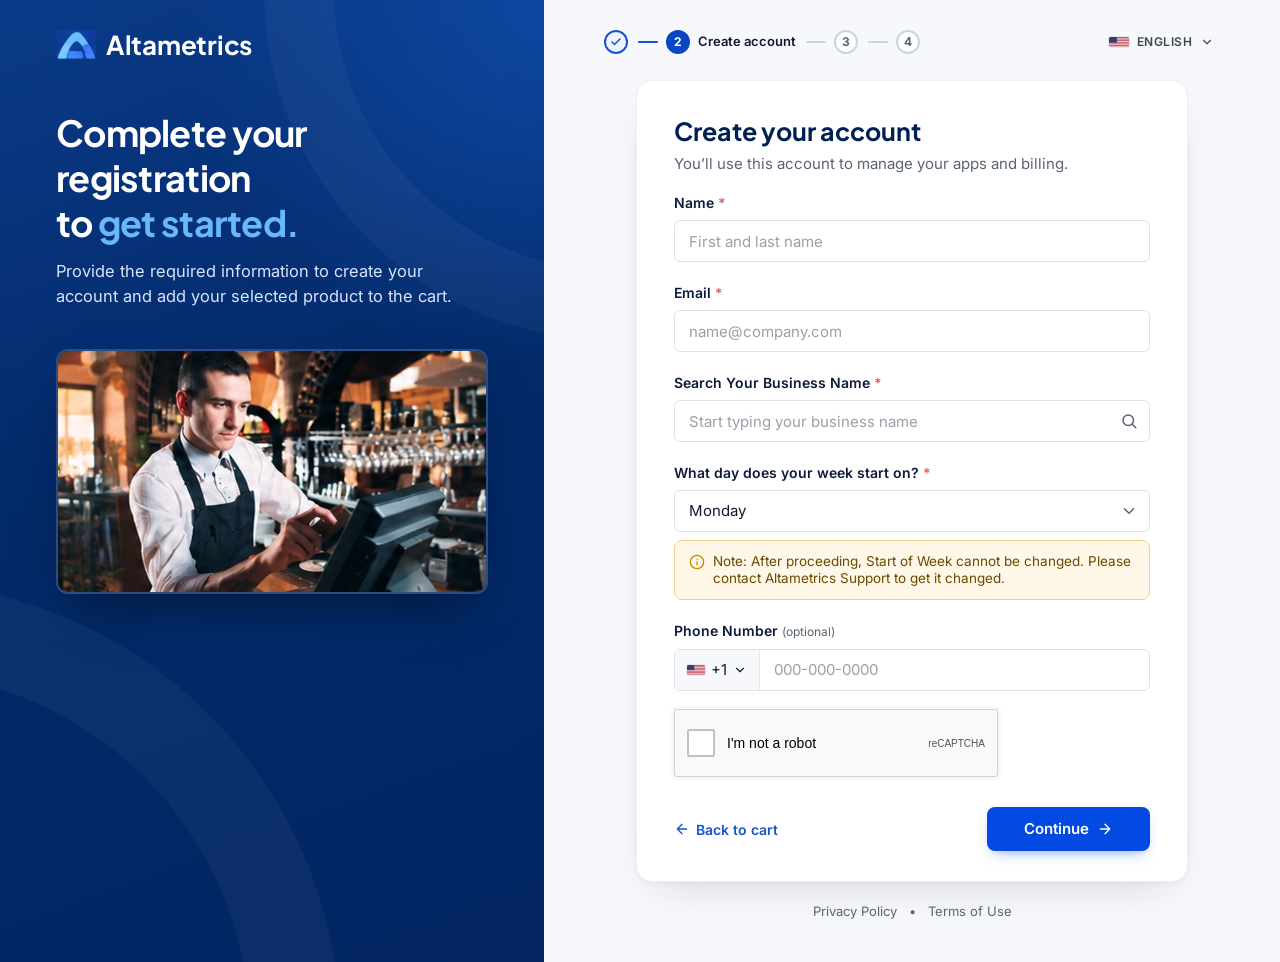
<file: registration.html>
<!DOCTYPE html>
<html lang="en">
<head>
  <meta charset="utf-8">
  <meta name="viewport" content="width=device-width, initial-scale=1">
  <title>Create your account | Altametrics</title>
  <meta name="description" content="Create your Altametrics account to complete your purchase.">
  <meta name="theme-color" content="#0b1d3a">
  <link rel="preconnect" href="https://fonts.googleapis.com">
  <link rel="preconnect" href="https://fonts.gstatic.com" crossorigin>
  <link rel="stylesheet" href="https://fonts.googleapis.com/css2?family=Inter:wght@400;500;600;700&family=Plus+Jakarta+Sans:wght@500;600;700;800&display=swap">
  <link rel="preconnect" href="https://altametrics.com">
  <link rel="preconnect" href="https://agcdn.altametrics.com">
  <link rel="stylesheet" href="assets/css/style.css">
  <script src="assets/js/app.js" defer></script>
</head>
<body class="page-auth" data-page="registration">
  <main class="auth-layout">

    <!-- Brand panel (tablet & desktop) -->
    <section class="auth-brand auth-brand--v7" aria-labelledby="auth-title">
      <div class="auth-brand__shapes" aria-hidden="true"></div>
      <div class="auth-brand__top">
        <a class="brand-lockup" href="index.html" aria-label="Altametrics home">
          <!-- Logo mark: swap for the official SVG when available -->
          <img class="brand-lockup__mark" src="assets/img/altametrics-mark.png" alt="" width="45" height="34">
          <span class="brand-lockup__name">Altametrics</span>
        </a>
      </div>
      <div class="auth-brand__content">
        <h1 class="auth-brand__title" id="auth-title"><span class="auth-brand__line">Complete your registration</span> to <span class="auth-brand__accent">get started.</span></h1>
        <p class="auth-brand__text">Provide the required information to create your account and add your selected product to the cart.</p>
        <div class="auth-order" id="auth-order" hidden>
          <p class="auth-order__label">Your order</p>
          <ul class="auth-order__items" id="auth-order-items"></ul>
          <div class="auth-order__total"><span>Due today</span><span id="auth-order-total">$0.00</span></div>
        </div>
        <figure class="auth-photo" data-media data-label="Restaurant team member at the POS">
          <!-- ASSET: cropped from the design mockup; replace with the high-resolution original -->
          <img src="assets/img/registration-staff.jpg" alt="Restaurant team member entering an order at a point-of-sale terminal" width="436" height="241" decoding="async">
        </figure>
      </div>
    </section>

    <section class="auth-panel">
      <div class="auth-topbar">
        <span class="auth-mobile-brand"><a class="wordmark" href="index.html" aria-label="Altametrics home"><span class="wordmark__text">Altametrics</span></a></span>
        <ol class="stepper" aria-label="Checkout progress"><li class="stepper__item" data-step="1" data-state="done"><span class="stepper__dot" aria-hidden="true"><span class="stepper__num">1</span><svg class="" viewBox="0 0 24 24" fill="none" stroke="currentColor" stroke-width="3" stroke-linecap="round" stroke-linejoin="round" aria-hidden="true"><path d="M20 6 9 17l-5-5"/></svg></span><a class="stepper__label" href="products.html">Choose apps</a><span class="sr-only"> (completed)</span></li><li class="stepper__item" data-step="2" data-state="current" aria-current="step"><span class="stepper__dot" aria-hidden="true"><span class="stepper__num">2</span><svg class="" viewBox="0 0 24 24" fill="none" stroke="currentColor" stroke-width="3" stroke-linecap="round" stroke-linejoin="round" aria-hidden="true"><path d="M20 6 9 17l-5-5"/></svg></span><span class="stepper__label">Create account</span><span class="sr-only"> (current step)</span></li><li class="stepper__item" data-step="3" data-state="upcoming"><span class="stepper__dot" aria-hidden="true"><span class="stepper__num">3</span><svg class="" viewBox="0 0 24 24" fill="none" stroke="currentColor" stroke-width="3" stroke-linecap="round" stroke-linejoin="round" aria-hidden="true"><path d="M20 6 9 17l-5-5"/></svg></span><span class="stepper__label">Verify email</span><span class="sr-only"></span></li><li class="stepper__item" data-step="4" data-state="upcoming"><span class="stepper__dot" aria-hidden="true"><span class="stepper__num">4</span><svg class="" viewBox="0 0 24 24" fill="none" stroke="currentColor" stroke-width="3" stroke-linecap="round" stroke-linejoin="round" aria-hidden="true"><path d="M20 6 9 17l-5-5"/></svg></span><span class="stepper__label">Payment</span><span class="sr-only"></span></li></ol>
        <div class="lang-select">
          <!-- TODO: language menu -->
          <button type="button" class="lang-select__btn" aria-label="Language: English"><svg class="flag" viewBox="0 0 38 20" aria-hidden="true"><rect width="38" height="20" fill="#b22234"/><path d="M0 2.31h38M0 5.38h38M0 8.46h38M0 11.54h38M0 14.62h38M0 17.69h38" stroke="#fff" stroke-width="1.54"/><rect width="15.2" height="10.77" fill="#3c3b6e"/></svg><span class="lang-select__label">English</span><svg class="icon icon--xs" viewBox="0 0 24 24" fill="none" stroke="currentColor" stroke-width="2" stroke-linecap="round" stroke-linejoin="round" aria-hidden="true"><path d="m6 9 6 6 6-6"/></svg></button>
        </div>
      </div>

      <div class="auth-panel__body">
        <h1 class="sr-only auth-mobile-title">Complete your registration to get started.</h1>
        <div class="auth-card">

          <!-- Step: account details -->
          <form id="details-form" novalidate>
            <h2 class="auth-card__title">Create your account</h2>
            <p class="auth-card__text">You&rsquo;ll use this account to manage your apps and billing.</p>

          <div class="field">
            <label class="field__label" for="reg-name">Name <span class="field__req" aria-hidden="true">*</span></label>
            <input class="input" id="reg-name" name="name" type="text" placeholder="First and last name" autocomplete="name" required aria-describedby="reg-name-error">
            <p class="field__error" id="reg-name-error" hidden></p>
          </div>

          <div class="field">
            <label class="field__label" for="reg-email">Email <span class="field__req" aria-hidden="true">*</span></label>
            <input class="input" id="reg-email" name="email" type="email" placeholder="name@company.com" autocomplete="email" required aria-describedby="reg-email-error">
            <p class="field__error" id="reg-email-error" hidden></p>
          </div>

          <div class="field">
            <label class="field__label" for="reg-business">Search Your Business Name <span class="field__req" aria-hidden="true">*</span></label>
            <div class="select-wrap"><input class="input input--icon-right" id="reg-business" name="business" type="text" placeholder="Start typing your business name" autocomplete="organization" required aria-describedby="reg-business-error"><!-- TODO: business lookup / autocomplete --><svg class="select-wrap__icon" viewBox="0 0 24 24" fill="none" stroke="currentColor" stroke-width="2" stroke-linecap="round" stroke-linejoin="round" aria-hidden="true"><circle cx="11" cy="11" r="7"/><path d="m21 21-4.3-4.3"/></svg></div>
            <p class="field__error" id="reg-business-error" hidden></p>
          </div>
            <div class="field">
              <label class="field__label" for="reg-week-start">What day does your week start on? <span class="field__req" aria-hidden="true">*</span></label>
              <div class="select-wrap">
                <select class="select" id="reg-week-start" name="week_start" required aria-describedby="week-start-note reg-week-start-error">
                  <option>Monday</option><option>Tuesday</option><option>Wednesday</option><option>Thursday</option><option>Friday</option><option>Saturday</option><option>Sunday</option>
                </select><svg class="select-wrap__icon" viewBox="0 0 24 24" fill="none" stroke="currentColor" stroke-width="2" stroke-linecap="round" stroke-linejoin="round" aria-hidden="true"><path d="m6 9 6 6 6-6"/></svg>
              </div>
              <p class="reg-note" id="week-start-note"><svg class="icon icon--sm" viewBox="0 0 24 24" fill="none" stroke="currentColor" stroke-width="2" stroke-linecap="round" stroke-linejoin="round" aria-hidden="true"><circle cx="12" cy="12" r="10"/><path d="M12 16v-4M12 8h.01"/></svg><span>Note: After proceeding, Start of Week cannot be changed. Please contact Altametrics Support to get it changed.</span></p>
              <p class="field__error" id="reg-week-start-error" hidden></p>
            </div>
            <div class="field">
              <label class="field__label" for="reg-phone">Phone Number <span class="field__opt">(optional)</span></label>
              <div class="phone-group">
                <!-- TODO: country code picker -->
                <button type="button" class="phone-group__code" aria-label="Country code: United States, +1"><svg class="flag" viewBox="0 0 38 20" aria-hidden="true"><rect width="38" height="20" fill="#b22234"/><path d="M0 2.31h38M0 5.38h38M0 8.46h38M0 11.54h38M0 14.62h38M0 17.69h38" stroke="#fff" stroke-width="1.54"/><rect width="15.2" height="10.77" fill="#3c3b6e"/></svg><span>+1</span><svg class="icon icon--xs" viewBox="0 0 24 24" fill="none" stroke="currentColor" stroke-width="2" stroke-linecap="round" stroke-linejoin="round" aria-hidden="true"><path d="m6 9 6 6 6-6"/></svg></button>
                <input class="phone-group__input" id="reg-phone" name="phone" type="tel" placeholder="000-000-0000" autocomplete="tel-national">
              </div>
            </div>

            <!-- PLACEHOLDER: replace with the Google reCAPTCHA widget (304 x 78) -->
            <div class="captcha-ph">
              <label class="captcha-ph__check"><input type="checkbox" name="captcha"><span>I'm not a robot</span></label>
              <span class="captcha-ph__brand">reCAPTCHA</span>
            </div>

            <div class="auth-actions">
              <a class="auth-back" href="products.html"><svg class="icon icon--sm" viewBox="0 0 24 24" fill="none" stroke="currentColor" stroke-width="2" stroke-linecap="round" stroke-linejoin="round" aria-hidden="true"><path d="M19 12H5M12 19l-7-7 7-7"/></svg>Back to cart</a>
              <button type="submit" class="btn btn--primary auth-continue">Continue <svg class="icon icon--sm" viewBox="0 0 24 24" fill="none" stroke="currentColor" stroke-width="2" stroke-linecap="round" stroke-linejoin="round" aria-hidden="true"><path d="M5 12h14M12 5l7 7-7 7"/></svg></button>
            </div>
          </form>

          <!-- Step: verify email -->
          <form id="verify-form" novalidate hidden>
            <h2 class="auth-card__title" id="verify-title">Verify Your Account</h2>
            <p class="auth-card__text" id="verify-text">Please enter the 6-digit code sent to <strong id="verify-email">your email address</strong> to continue.</p>
            <fieldset class="otp-inputs" aria-labelledby="verify-title" aria-describedby="verify-text verify-message">
              <input class="otp-input" type="text" inputmode="numeric" maxlength="1" placeholder=" " autocomplete="one-time-code" aria-label="Digit 1 of 6">
              <input class="otp-input" type="text" inputmode="numeric" maxlength="1" placeholder=" " aria-label="Digit 2 of 6">
              <input class="otp-input" type="text" inputmode="numeric" maxlength="1" placeholder=" " aria-label="Digit 3 of 6">
              <input class="otp-input" type="text" inputmode="numeric" maxlength="1" placeholder=" " aria-label="Digit 4 of 6">
              <input class="otp-input" type="text" inputmode="numeric" maxlength="1" placeholder=" " aria-label="Digit 5 of 6">
              <input class="otp-input" type="text" inputmode="numeric" maxlength="1" placeholder=" " aria-label="Digit 6 of 6">
            </fieldset>
            <p class="form-message" id="verify-message" role="status" hidden></p>
            <p class="resend">Didn&rsquo;t get a code? <button type="button" class="resend__btn" id="resend-code">Resend Code</button></p>
            <div class="auth-actions">
              <a class="auth-back" href="products.html"><svg class="icon icon--sm" viewBox="0 0 24 24" fill="none" stroke="currentColor" stroke-width="2" stroke-linecap="round" stroke-linejoin="round" aria-hidden="true"><path d="M19 12H5M12 19l-7-7 7-7"/></svg>Back to cart</a>
              <button type="submit" class="btn btn--primary">Verify</button>
            </div>
          </form>
        </div>

        <nav class="auth-legal" aria-label="Legal">
          <a href="https://altametrics.com/legal/privacy-policy/">Privacy Policy</a><span aria-hidden="true">&bull;</span><a href="https://altametrics.com/legal/terms-of-use/">Terms of Use</a>
        </nav>
      </div>
    </section>
  </main>
</body>
</html>
</file>
<file: assets/css/style.css>
/* ==========================================================================
   ZipSchedules × Altametrics — purchase flow stylesheet (v2)
   Pages: index → products → registration → checkout → manage
   One blue (#00457f, the Altametrics app-bar blue), one accent (amber),
   green reserved for the final payment action and success states.
   ========================================================================== */

/* 1. Tokens ---------------------------------------------------------------- */
:root {
  --font-body: 'Inter', system-ui, -apple-system, 'Segoe UI', Roboto, Arial, sans-serif;
  --font-head: 'Plus Jakarta Sans', 'Inter', system-ui, -apple-system, 'Segoe UI', Arial, sans-serif;

  /* Brand */
  --primary: #00457f;
  --primary-600: #005da7;
  --primary-container: #2976c7;
  --primary-50: #eef4fb;
  --primary-100: #d9e7f7;
  --primary-fixed: #d3e3ff;
  --primary-fixed-dim: #a3c9ff;
  --on-primary: #ffffff;
  --on-primary-container: #bcd6ff;
  --amber: #feae2c;
  --amber-50: #fff6e6;
  --amber-ink: #7a4f00;
  --secondary-container: #feae2c;

  /* Neutrals */
  --ink: #0f1b2d;
  --on-surface: #1b1c1b;
  --on-surface-variant: #414751;
  --muted: #5b6472;
  --text-muted: #6b7280;
  --placeholder: #9aa0a8;
  --line: #e2e8f0;
  --line-strong: #cbd5e1;
  --border-subtle: #e2e8f0;
  --outline-variant: #c1c7d3;
  --bg: #f8fafc;
  --surface: #fbf9f8;
  --surface-background: #f8fafc;
  --surface-lowest: #ffffff;
  --surface-low: #f5f3f2;
  --surface-container: #efedec;
  --surface-dark: #1b1c1c;
  --surface-dark-card: #2a2b2b;
  --gray-100: #f3f4f6;
  --gray-300: #d1d5db;

  /* Status */
  --success: #1f9d55;
  --success-hover: #18834a;
  --success-50: #e8f6ee;
  --error: #ba1a1a;
  --error-50: #fdeeee;
  --status-error: #eb5757;

  /* Shape & depth */
  --radius-sm: 4px;
  --radius-md: 6px;
  --radius-lg: 8px;
  --radius-xl: 12px;
  --radius-2xl: 16px;
  --radius-3xl: 24px;
  --radius-full: 9999px;
  --shadow-sm: 0 1px 2px 0 rgb(15 27 45 / 0.05);
  --shadow-md: 0 4px 12px -2px rgb(15 27 45 / 0.08), 0 2px 4px -2px rgb(15 27 45 / 0.06);
  --shadow-lg: 0 10px 24px -6px rgb(15 27 45 / 0.12), 0 4px 8px -4px rgb(15 27 45 / 0.08);
  --shadow-xl: 0 20px 32px -8px rgb(15 27 45 / 0.16);
  --shadow-2xl: 0 28px 56px -12px rgb(15 27 45 / 0.28);
  --focus-ring: 0 0 0 3px rgb(0 93 167 / 0.22);

  --container: 1280px;
  --header-h: 68px;
}

/* 2. Base ------------------------------------------------------------------ */
*, *::before, *::after { box-sizing: border-box; }
html { -webkit-text-size-adjust: 100%; scroll-behavior: smooth; }
body {
  margin: 0; font-family: var(--font-body); font-size: 16px; line-height: 1.5; color: var(--on-surface);
  -webkit-font-smoothing: antialiased; -moz-osx-font-smoothing: grayscale;
}
h1, h2, h3, h4, p, ul, ol, figure, blockquote, dl, dd, fieldset { margin: 0; }
ul, ol { padding: 0; list-style: none; }
fieldset { padding: 0; border: 0; min-width: 0; }
img, svg { display: block; max-width: 100%; }
a { color: inherit; text-decoration: none; }
button, input, select, textarea { font: inherit; color: inherit; margin: 0; }
button { cursor: pointer; background: none; border: 0; padding: 0; }
button:disabled { cursor: not-allowed; }
:focus-visible { outline: 2px solid var(--primary-600); outline-offset: 2px; }
[hidden] { display: none !important; }
.sr-only { position: absolute; width: 1px; height: 1px; padding: 0; margin: -1px; overflow: hidden; clip: rect(0,0,0,0); white-space: nowrap; border: 0; }
.skip-link { position: absolute; left: 16px; top: -100px; z-index: 100; padding: 8px 16px; border-radius: var(--radius-lg); background: var(--primary); color: #fff; font-weight: 600; }
.skip-link:focus { top: 16px; }
.container { width: 100%; max-width: var(--container); margin: 0 auto; padding-left: 32px; padding-right: 32px; }
.icon { width: 20px; height: 20px; flex: none; }
.icon--xs { width: 14px; height: 14px; }
.icon--sm { width: 16px; height: 16px; }
.icon--lg { width: 24px; height: 24px; }

/* Wordmark (swap for the SVG logo when available) */
.wordmark { display: inline-flex; align-items: center; gap: 8px; font-family: var(--font-head); font-size: 20px; line-height: 1; font-weight: 800; letter-spacing: -0.02em; color: var(--primary); }
.wordmark__mark { display: inline-flex; align-items: center; justify-content: center; width: 28px; height: 28px; border-radius: 50%; background: var(--primary); color: #fff; }
.wordmark__mark svg { width: 16px; height: 16px; }
.wordmark--light { color: #fff; }
.wordmark--light .wordmark__mark { background: #fff; color: var(--primary); }
.wordmark__sub { font-family: var(--font-body); font-size: 11px; font-weight: 600; letter-spacing: 0; opacity: .75; align-self: flex-end; margin-bottom: 1px; }

/* 3. Buttons --------------------------------------------------------------- */
.btn {
  display: inline-flex; align-items: center; justify-content: center; gap: 8px;
  height: 44px; padding: 0 22px; border: 1px solid transparent; border-radius: var(--radius-lg);
  font-size: 14px; line-height: 16px; font-weight: 600; white-space: nowrap;
  transition: background-color .15s ease, border-color .15s ease, color .15s ease, box-shadow .15s ease, transform .1s ease;
}
.btn:active:not(:disabled) { transform: scale(.98); }
.btn--sm { height: 36px; padding: 0 14px; font-size: 13px; }
.btn--lg { height: 50px; padding: 0 28px; font-size: 16px; line-height: 24px; }
.btn--block { display: flex; width: 100%; }
.btn--primary { background: var(--primary); color: #fff; }
.btn--primary:hover:not(:disabled) { background: var(--primary-600); }
.btn--success { background: var(--success); color: #fff; }
.btn--success:hover:not(:disabled) { background: var(--success-hover); }
.btn--danger { background: var(--error); color: #fff; }
.btn--danger:hover:not(:disabled) { background: #93000a; }
.btn--danger-outline { background: #fff; color: var(--error); border-color: #efc4c4; }
.btn--danger-outline:hover:not(:disabled) { background: var(--error-50); border-color: var(--error); }
.btn--ghost { background: #fff; color: var(--ink); border-color: var(--line-strong); }
.btn--ghost:hover:not(:disabled) { border-color: var(--primary); color: var(--primary); }
.btn--soft { background: var(--primary-50); color: var(--primary); border-color: var(--primary-100); }
.btn--soft:hover:not(:disabled) { background: var(--primary-100); }
.btn--outline-primary { background: #fff; color: var(--primary); border-color: var(--outline-variant); }
.btn--outline-primary:hover:not(:disabled) { background: var(--primary-50); border-color: var(--primary); }
.btn--pill { border-radius: var(--radius-full); }
.btn:disabled, .btn[aria-disabled="true"] { opacity: .45; }
.btn.is-loading { pointer-events: none; opacity: .85; }
.btn.is-loading::before {
  content: ""; width: 14px; height: 14px; border-radius: 50%;
  border: 2px solid currentColor; border-right-color: transparent; animation: spin .7s linear infinite;
}
@keyframes spin { to { transform: rotate(360deg); } }
.link-btn { font-size: 14px; font-weight: 600; color: var(--primary); text-underline-offset: 3px; }
.link-btn:hover { text-decoration: underline; }

/* 4. Forms ----------------------------------------------------------------- */
.field + .field, .field-row + .field, .field + .field-row, .field-row + .field-row { margin-top: 16px; }
.field__label { display: flex; align-items: baseline; gap: 4px; margin-bottom: 6px; font-size: 13px; line-height: 18px; font-weight: 600; color: var(--ink); }
.field__req { color: var(--status-error); }
.field__opt { font-size: 12px; font-weight: 400; color: var(--muted); }
.field__hint { margin-top: 6px; font-size: 12px; line-height: 16px; color: var(--muted); }
.field__error { display: flex; gap: 6px; margin-top: 6px; font-size: 12.5px; line-height: 18px; color: var(--error); }
.input, .select {
  display: block; width: 100%; height: 46px; padding: 0 14px; font-size: 15px; color: var(--ink);
  background: #fff; border: 1px solid var(--line-strong); border-radius: var(--radius-lg);
  outline: none; -webkit-appearance: none; appearance: none; transition: border-color .15s ease, box-shadow .15s ease;
}
.input::placeholder { color: var(--placeholder); opacity: 1; }
.input:hover, .select:hover { border-color: #94a3b8; }
.input:focus, .select:focus { border-color: var(--primary-600); box-shadow: var(--focus-ring); }
.input[aria-invalid="true"], .select[aria-invalid="true"] { border-color: var(--error); background: #fffafa; }
.input-wrap, .select-wrap { position: relative; }
.select { padding-right: 40px; cursor: pointer; }
.select-wrap__icon { position: absolute; top: 50%; right: 12px; width: 18px; height: 18px; transform: translateY(-50%); color: var(--muted); pointer-events: none; }
.input-wrap__icon { position: absolute; top: 50%; left: 14px; width: 16px; height: 16px; transform: translateY(-50%); color: var(--muted); pointer-events: none; }
.input-wrap--icon-left .input { padding-left: 40px; }
.input-wrap__tag { position: absolute; top: 50%; right: 12px; transform: translateY(-50%); font-size: 11px; font-weight: 700; letter-spacing: .02em; color: var(--primary); pointer-events: none; }
.field-row { display: grid; grid-template-columns: 1fr 1fr; gap: 12px; }
.field-row--3 { grid-template-columns: 1.4fr 1fr 1fr; }

/* 5. Flow chrome: header, stepper, footer --------------------------------- */
.co-header { position: sticky; top: 0; z-index: 40; background: rgb(255 255 255 / .94); -webkit-backdrop-filter: blur(10px); backdrop-filter: blur(10px); border-bottom: 1px solid var(--line); }
.co-header__inner { display: grid; grid-template-columns: 1fr auto 1fr; align-items: center; gap: 24px; height: var(--header-h); }
.co-header__help { justify-self: end; display: flex; align-items: center; gap: 8px; font-size: 13px; color: var(--muted); }
.co-header__help a { display: inline-flex; align-items: center; gap: 6px; font-weight: 600; color: var(--ink); }
.co-header__help a:hover { color: var(--primary); }

.stepper { display: flex; align-items: center; gap: 10px; }
.stepper__item { display: flex; align-items: center; gap: 8px; font-size: 13px; font-weight: 500; color: var(--muted); white-space: nowrap; }
.stepper__item + .stepper__item::before { content: ""; width: 28px; height: 2px; border-radius: 2px; background: var(--line-strong); }
.stepper__item[data-state="done"] + .stepper__item::before { background: var(--primary); }
.stepper__dot {
  display: inline-flex; align-items: center; justify-content: center; width: 24px; height: 24px; flex: none;
  border-radius: 50%; border: 2px solid var(--line-strong); background: #fff;
  font-size: 12px; font-weight: 700; color: var(--muted);
}
.stepper__dot svg { display: none; width: 12px; height: 12px; }
.stepper__item[data-state="current"] { color: var(--ink); font-weight: 600; }
.stepper__item[data-state="current"] .stepper__dot { border-color: var(--primary); background: var(--primary); color: #fff; }
.stepper__item[data-state="done"] { color: var(--ink); }
.stepper__item[data-state="done"] .stepper__dot { border-color: var(--primary); background: var(--primary-50); color: var(--primary); }
.stepper__item[data-state="done"] .stepper__num { display: none; }
.stepper__item[data-state="done"] .stepper__dot svg { display: block; }
.stepper__item a { color: inherit; }
.stepper__item a:hover { color: var(--primary); }

.co-footer { padding: 24px 0; border-top: 1px solid var(--line); background: #fff; font-size: 13px; color: var(--muted); }
.co-footer__inner { display: flex; flex-wrap: wrap; align-items: center; justify-content: space-between; gap: 12px 24px; }
.co-footer__links { display: flex; flex-wrap: wrap; gap: 8px 20px; }
.co-footer__links a:hover { color: var(--primary); text-decoration: underline; text-underline-offset: 3px; }

.secure-note { display: flex; align-items: center; justify-content: center; gap: 8px; font-size: 12px; line-height: 16px; color: var(--muted); }
.secure-note .icon { color: var(--success); }

/* 6. Dialogs --------------------------------------------------------------- */
.dialog {
  width: calc(100% - 32px); max-width: 460px; max-height: calc(100dvh - 48px); margin: auto;
  padding: 0; border: 0; border-radius: var(--radius-2xl); background: #fff; color: var(--on-surface);
  box-shadow: var(--shadow-2xl); overflow: auto; overscroll-behavior: contain;
}
.dialog::backdrop { background: rgb(15 27 45 / .5); -webkit-backdrop-filter: blur(3px); backdrop-filter: blur(3px); }
.dialog[open] { animation: dialog-in .18s ease-out; }
@keyframes dialog-in { from { opacity: 0; transform: translateY(8px) scale(.985); } to { opacity: 1; transform: none; } }
.dialog__header { position: sticky; top: 0; z-index: 1; padding: 20px 24px 0; background: #fff; }
.dialog__title-row { display: flex; align-items: flex-start; justify-content: space-between; gap: 16px; }
.dialog__title { font-family: var(--font-head); font-size: 20px; line-height: 28px; font-weight: 700; color: var(--ink); }
.dialog__sub { margin-top: 2px; font-size: 13px; line-height: 18px; color: var(--muted); }
.dialog__close { display: inline-flex; align-items: center; justify-content: center; width: 34px; height: 34px; margin: -4px -8px 0 0; border-radius: var(--radius-lg); color: var(--muted); }
.dialog__close:hover { background: var(--gray-100); color: var(--ink); }
.dialog__progress { display: flex; gap: 6px; margin-top: 16px; padding-bottom: 16px; border-bottom: 1px solid var(--line); }
.dialog__progress span { flex: 1; height: 4px; border-radius: 2px; background: var(--line); }
.dialog__progress span.is-on { background: var(--primary); }
.dialog__body { padding: 20px 24px 24px; }
.dialog__actions { display: flex; flex-direction: column; align-items: center; gap: 12px; margin-top: 24px; }
.dialog__footer-note { margin-top: 16px; }

/* Email capture */
.email-dialog { max-width: 448px; }
.email-dialog__inner { position: relative; padding: 28px; }
.email-dialog__close { position: absolute; top: 16px; right: 16px; margin: 0; }
.email-dialog__badge { display: inline-flex; align-items: center; justify-content: center; width: 44px; height: 44px; margin-bottom: 16px; border-radius: var(--radius-xl); background: var(--primary-50); color: var(--primary); }
.email-dialog__title { padding-right: 28px; font-family: var(--font-head); font-size: 20px; line-height: 28px; font-weight: 700; color: var(--ink); }
.email-dialog__text { margin: 6px 0 20px; font-size: 14px; line-height: 20px; color: var(--muted); }
.email-dialog .btn { margin-top: 16px; height: 48px; }
.email-dialog__legal { margin-top: 14px; font-size: 12px; line-height: 17px; text-align: center; color: var(--muted); }
.email-dialog__legal a { color: var(--primary); font-weight: 600; }
/* ==========================================================================
   6. LANDING PAGE  (body.page-landing)
   ========================================================================== */
.page-landing { background: #fff; }


.l-header {
  position: sticky; top: 0; z-index: 40;
  background: rgb(255 255 255 / .9);
  -webkit-backdrop-filter: blur(12px); backdrop-filter: blur(12px);
  border-bottom: 1px solid transparent;
  transition: border-color .2s ease;
}
.l-header.is-scrolled { border-bottom-color: var(--border-subtle); }
.l-header__inner { height: 76px; display: flex; align-items: center; justify-content: space-between; }
.l-logo {
  font-family: var(--font-head); font-size: 22px; line-height: 28px; font-weight: 800;
  letter-spacing: -0.02em; color: var(--primary);
}
.l-nav { display: flex; align-items: center; gap: 32px; font-size: 14px; font-weight: 500; color: var(--on-surface-variant); }
.l-nav a:hover { color: var(--primary); }
.l-nav__login { color: var(--primary); font-weight: 600; }
.l-nav-toggle { display: none; width: 40px; height: 40px; align-items: center; justify-content: center; border-radius: var(--radius-md); }
.l-nav-toggle:hover { background: var(--gray-100); }
.l-nav-toggle .icon-close { display: none; }
.l-nav-toggle[aria-expanded="true"] .icon-open { display: none; }
.l-nav-toggle[aria-expanded="true"] .icon-close { display: block; }

.l-section { padding: 96px 0; }
.l-section--tint { background: var(--surface-background); }
.l-section--dark { background: var(--surface-dark); color: #fff; }
.l-section-head { max-width: 640px; margin: 0 auto 48px; text-align: center; }
.l-h2 {
  font-family: var(--font-head); font-size: 32px; line-height: 40px; font-weight: 700; letter-spacing: -0.02em;
}
.l-lead { margin-top: 12px; font-size: 16px; line-height: 24px; color: var(--on-surface-variant); }

/* Hero */
.l-hero { padding: 72px 0 96px; background: var(--surface-background); }
.l-hero__grid { display: grid; grid-template-columns: 1fr 1fr; gap: 48px; align-items: center; }
.l-pill {
  display: inline-flex; align-items: center; height: 26px; padding: 0 12px;
  border: 1px solid var(--primary-fixed); border-radius: var(--radius-full);
  background: #e8f0fb; color: var(--primary);
  font-size: 11px; line-height: 14px; font-weight: 700; letter-spacing: .06em; text-transform: uppercase;
}
.l-hero__title {
  margin-top: 20px;
  font-family: var(--font-head); font-size: 60px; line-height: 62px; font-weight: 700; letter-spacing: -0.03em;
  color: #111;
}
.l-hero__title em { font-style: normal; color: var(--primary); }
.l-hero__text { max-width: 560px; margin-top: 24px; font-size: 18px; line-height: 28px; color: var(--on-surface-variant); }
.l-hero__actions { display: flex; flex-wrap: wrap; gap: 16px; margin-top: 40px; }

/* Image placeholders — replace with exported product imagery */
.media-ph {
  position: relative; overflow: hidden; border-radius: var(--radius-xl);
  background: radial-gradient(120% 120% at 20% 0%, #1f2a3a 0%, #0b111b 60%, #070b12 100%);
  box-shadow: var(--shadow-2xl);
}
.media-ph::after {
  content: attr(data-label); position: absolute; left: 16px; bottom: 12px;
  font-size: 11px; letter-spacing: .06em; text-transform: uppercase; color: rgb(255 255 255 / .35);
}
.l-hero__media { aspect-ratio: 4 / 3; }
.l-hero__media-frame {
  position: absolute; inset: 12% 15%; border: 1px solid rgb(255 255 255 / .08); border-radius: var(--radius-lg);
}
.l-hero__media-ring {
  position: absolute; top: 50%; left: 50%; width: 32%; aspect-ratio: 1; transform: translate(-50%, -50%);
  border-radius: 50%; border: 3px solid rgb(255 255 255 / .12); border-top-color: var(--primary-container); border-right-color: var(--primary-container);
}

/* Feature cards */
.l-features { padding: 72px 0; }
.l-features__grid { display: grid; grid-template-columns: repeat(4, minmax(0, 1fr)); gap: 24px; }
.l-feature { padding: 24px; border-radius: var(--radius-xl); background: var(--surface-background); }
.l-feature__icon {
  display: inline-flex; align-items: center; justify-content: center;
  width: 40px; height: 40px; margin-bottom: 16px; border-radius: var(--radius-lg);
}
.l-feature__title { font-size: 16px; line-height: 22px; font-weight: 700; }
.l-feature__text { margin-top: 8px; font-size: 14px; line-height: 20px; color: var(--on-surface-variant); }
.tone-blue { background: #e3edfb; color: #0b57d0; }
.tone-orange { background: #fdeedd; color: #c2410c; }
.tone-gray { background: #e9ebee; color: #475467; }
.tone-green { background: #e3f5ea; color: #1e874b; }
.tone-solid-blue { background: #0b57d0; color: #fff; }
.tone-solid-red { background: #b3261e; color: #fff; }
.tone-solid-brown { background: #8a4b16; color: #fff; }

/* Bento: forecasting + coordination */
.l-bento { display: grid; grid-template-columns: 2fr 1fr; gap: 24px; }
.l-bento__main {
  padding: 40px; border-radius: var(--radius-2xl); color: #fff;
  background: linear-gradient(135deg, #0a4fa5 0%, var(--primary) 100%);
}
.l-bento__title { font-family: var(--font-head); font-size: 22px; line-height: 30px; font-weight: 700; }
.l-bento__text { max-width: 520px; margin-top: 12px; font-size: 15px; line-height: 24px; color: var(--on-primary-container); }
.l-checks { display: grid; grid-template-columns: 1fr 1fr; gap: 14px 32px; margin-top: 28px; font-size: 14px; font-weight: 500; }
.l-checks li { display: flex; align-items: center; gap: 10px; }
.l-bento__side { padding: 40px 32px; border-radius: var(--radius-2xl); background: var(--surface-background); }
.l-bento__side .l-feature__icon { width: 44px; height: 44px; }

/* Three columns */
.l-cols { display: grid; grid-template-columns: repeat(3, minmax(0, 1fr)); gap: 40px; }
.l-col__icon { display: inline-flex; align-items: center; justify-content: center; width: 36px; height: 36px; border-radius: var(--radius-md); }
.l-col__title { margin-top: 18px; font-size: 18px; line-height: 26px; font-weight: 700; }
.l-col__text { margin-top: 8px; font-size: 14px; line-height: 22px; color: var(--on-surface-variant); }
.l-more {
  display: inline-flex; align-items: center; gap: 6px; margin-top: 14px;
  font-size: 14px; font-weight: 600; color: var(--primary);
}
.l-more:hover { text-decoration: underline; text-underline-offset: 3px; }

/* Compliance split */
.l-split { display: grid; grid-template-columns: 1fr 1fr; gap: 64px; align-items: center; }
.l-split__media { aspect-ratio: 1 / 1; max-width: 520px; }
.l-split__media .l-hero__media-ring { width: 46%; border-width: 1px; border-color: rgb(120 170 255 / .25); }
.l-flsa {
  position: absolute; right: 24px; bottom: 24px; z-index: 1; max-width: 240px;
  padding: 16px; border-radius: var(--radius-lg); background: #0b57d0; color: #fff; box-shadow: var(--shadow-lg);
}
.l-flsa__title { font-size: 14px; font-weight: 700; }
.l-flsa__text { margin-top: 4px; font-size: 12px; line-height: 17px; color: #dbe7ff; }
.l-list { margin-top: 24px; display: grid; gap: 14px; font-size: 15px; line-height: 22px; color: var(--on-surface-variant); }
.l-list li { display: flex; gap: 12px; }
.l-list .icon { color: var(--primary); margin-top: 1px; }

/* 5 ways (dark) */
.l-ways__head { display: flex; align-items: flex-end; justify-content: space-between; gap: 24px; margin-bottom: 40px; }
.l-ways__head .l-lead { color: #b8bcc4; }
.l-ways__badge { flex: none; height: 40px; padding: 0 20px; border-radius: var(--radius-md); background: #0b57d0; color: #fff; font-size: 14px; font-weight: 600; display: inline-flex; align-items: center; }
.l-ways__grid { display: grid; grid-template-columns: repeat(5, minmax(0, 1fr)); gap: 16px; }
.l-way { padding: 24px 20px; border-radius: var(--radius-lg); background: var(--surface-dark-card); }
.l-way__num { font-family: var(--font-head); font-size: 26px; line-height: 32px; font-weight: 600; color: #4f8fe8; }
.l-way__title { margin-top: 14px; font-size: 12px; line-height: 16px; font-weight: 700; letter-spacing: .04em; text-transform: uppercase; }
.l-way__text { margin-top: 10px; font-size: 13px; line-height: 19px; color: #a7abb3; }

/* Mobile app panel */
.l-app {
  display: grid; grid-template-columns: 1.1fr 1fr; gap: 48px; align-items: center;
  padding: 64px; border-radius: var(--radius-3xl); color: #fff;
  background: linear-gradient(135deg, #0b57d0 0%, var(--primary) 100%);
}
.l-app .l-pill { background: rgb(255 255 255 / .15); border-color: rgb(255 255 255 / .25); color: #fff; }
.l-app__title { margin-top: 16px; font-family: var(--font-head); font-size: 44px; line-height: 50px; font-weight: 700; letter-spacing: -0.02em; }
.l-app__text { max-width: 460px; margin-top: 16px; font-size: 16px; line-height: 26px; color: #dbe7ff; }
.l-stores { display: flex; flex-wrap: wrap; gap: 12px; margin-top: 32px; }
.l-store {
  display: inline-flex; align-items: center; gap: 10px; height: 48px; padding: 0 18px;
  border-radius: var(--radius-lg); background: #000; color: #fff; border: 1px solid rgb(255 255 255 / .2);
}
.l-store:hover { background: #1a1a1a; }
.l-store__small { display: block; font-size: 9px; line-height: 11px; letter-spacing: .04em; text-transform: uppercase; opacity: .8; }
.l-store__big { display: block; font-size: 15px; line-height: 18px; font-weight: 600; }
.l-app__media {
  justify-self: center; width: 100%; max-width: 360px; aspect-ratio: 1 / 1;
  display: flex; align-items: center; justify-content: center;
  border-radius: var(--radius-xl); background: #f4f6fa; box-shadow: var(--shadow-xl);
}
.l-phone-ph {
  width: 42%; aspect-ratio: 9 / 19; border-radius: 22px; position: relative;
  background: radial-gradient(100% 70% at 50% 40%, #1d2b3d 0%, #070b12 70%);
  border: 4px solid #111; box-shadow: var(--shadow-lg);
}
.l-phone-ph::after {
  content: ""; position: absolute; top: 34%; left: 50%; width: 52%; aspect-ratio: 1; transform: translate(-50%, -50%);
  border-radius: 50%; border: 2px solid rgb(79 143 232 / .7);
}

/* Testimonials */
.l-quotes { display: grid; grid-template-columns: repeat(3, minmax(0, 1fr)); gap: 24px; }
.l-quote { display: flex; flex-direction: column; padding: 28px; border: 1px solid var(--border-subtle); border-radius: var(--radius-xl); background: #fff; box-shadow: var(--shadow-sm); }
.l-stars { display: flex; gap: 2px; color: var(--secondary-container); }
.l-quote__text { flex: 1; margin-top: 16px; font-size: 14px; line-height: 22px; font-style: italic; color: var(--on-surface-variant); }
.l-quote__by { display: flex; align-items: center; gap: 12px; margin-top: 24px; }
.l-avatar { display: inline-flex; align-items: center; justify-content: center; width: 36px; height: 36px; border-radius: 50%; font-size: 13px; font-weight: 700; }
.l-quote__name { font-size: 14px; font-weight: 700; }
.l-quote__role { font-size: 12px; color: var(--text-muted); }

/* CTA */
.l-cta { text-align: center; }
.l-cta .l-h2 { font-size: 36px; line-height: 44px; }
.l-cta .l-lead { max-width: 560px; margin: 14px auto 0; }
.l-cta__actions { display: flex; justify-content: center; flex-wrap: wrap; gap: 16px; margin-top: 32px; }

/* Footer */
.l-footer { padding: 64px 0 32px; background: var(--surface-background); border-top: 1px solid var(--border-subtle); font-size: 14px; }
.l-footer__grid { display: grid; grid-template-columns: 1.6fr 1fr 1fr 1fr; gap: 40px; }
.l-footer__about { max-width: 300px; margin-top: 12px; line-height: 22px; color: var(--on-surface-variant); }
.l-footer__heading { font-size: 14px; font-weight: 700; margin-bottom: 14px; }
.l-footer__links { display: grid; gap: 10px; color: var(--on-surface-variant); }
.l-footer__links a:hover { color: var(--primary); }
.l-footer__apps { display: flex; gap: 12px; color: var(--on-surface-variant); }
.l-footer__apps a { display: inline-flex; width: 36px; height: 36px; align-items: center; justify-content: center; border: 1px solid var(--border-subtle); border-radius: var(--radius-md); background: #fff; }
.l-footer__apps a:hover { color: var(--primary); border-color: var(--primary); }
.l-footer__bottom { margin-top: 48px; padding-top: 24px; border-top: 1px solid var(--border-subtle); text-align: center; font-size: 13px; color: var(--text-muted); }

/* v2 additions: header actions, hero reassurance, trust strip */
.l-header__actions { display: flex; align-items: center; gap: 20px; }
.l-header__login { font-size: 14px; font-weight: 600; color: var(--primary); }
.l-header__login:hover { text-decoration: underline; text-underline-offset: 3px; }
.l-header__actions .btn { height: 40px; padding: 0 18px; }
.l-hero__meta { display: flex; flex-wrap: wrap; gap: 8px 20px; margin-top: 20px; font-size: 13px; color: var(--muted); }
.l-hero__meta li { display: flex; align-items: center; gap: 6px; }
.l-hero__meta .icon { color: var(--success); }
.l-trust { padding: 40px 0 8px; background: #fff; }
.l-trust__title { text-align: center; font-size: 14px; font-weight: 500; color: var(--muted); }
.l-trust__logos { display: flex; flex-wrap: wrap; align-items: center; justify-content: center; gap: 24px 48px; margin-top: 24px; }
.l-trust__logos img { height: 40px; width: auto; max-width: 132px; object-fit: contain; filter: grayscale(1); opacity: .7; transition: filter .2s ease, opacity .2s ease; }
.l-trust__logos img:hover { filter: none; opacity: 1; }
.l-footer__bottom { display: flex; flex-wrap: wrap; justify-content: space-between; gap: 12px; text-align: left; }
.l-footer__legal { display: flex; flex-wrap: wrap; gap: 8px 20px; }
.l-footer__legal a:hover { color: var(--primary); }

/* ==========================================================================
   8. PRODUCTS & CART  (body.page-catalog)
   ========================================================================== */
.page-catalog, .page-checkout { min-height: 100vh; display: flex; flex-direction: column; background: var(--bg); color: var(--on-surface); }
.catalog-main { flex: 1 0 auto; padding-top: 36px; padding-bottom: 64px; }
.catalog-layout { display: grid; grid-template-columns: minmax(0, 1fr) 360px; gap: 32px; align-items: start; }
.page-title { font-family: var(--font-head); font-size: 30px; line-height: 38px; font-weight: 700; letter-spacing: -0.02em; color: var(--ink); }
.page-lead { margin-top: 6px; max-width: 620px; font-size: 15px; line-height: 22px; color: var(--muted); }

.catalog-toolbar { display: flex; align-items: center; justify-content: space-between; gap: 16px; margin: 28px 0 20px; }
.search-field { position: relative; width: 340px; max-width: 100%; }
.search-field__icon { position: absolute; top: 50%; left: 14px; width: 18px; height: 18px; transform: translateY(-50%); color: var(--muted); pointer-events: none; }
.search-field .input { padding-left: 42px; height: 44px; }
.search-field .input::-webkit-search-cancel-button { -webkit-appearance: none; }
.seg-tabs { display: inline-flex; gap: 4px; padding: 4px; border-radius: var(--radius-lg); background: #eef1f5; }
.seg-tab { height: 36px; padding: 0 16px; border-radius: var(--radius-md); font-size: 14px; font-weight: 500; color: var(--muted); white-space: nowrap; transition: background-color .15s ease, color .15s ease; }
.seg-tab:hover { color: var(--ink); }
.seg-tab[aria-pressed="true"] { background: #fff; color: var(--primary); font-weight: 600; box-shadow: var(--shadow-sm); }
.catalog-empty { padding: 48px 0; text-align: center; color: var(--muted); }

.product-grid { display: grid; grid-template-columns: repeat(3, minmax(0, 1fr)); gap: 20px; }
.pcard {
  position: relative; display: flex; flex-direction: column; height: 100%; padding: 20px;
  background: #fff; border: 1px solid var(--line); border-radius: var(--radius-2xl);
  transition: border-color .15s ease, box-shadow .15s ease;
}
.pcard:hover { border-color: #c5d3e4; box-shadow: var(--shadow-md); }
.pcard--featured { border-color: #f6d39a; }
.pcard.is-added { border-color: var(--primary); box-shadow: inset 0 0 0 1px var(--primary); }
.pcard__head { display: flex; align-items: center; gap: 14px; }
.pcard__icon { width: 56px; height: 56px; flex: none; padding: 6px; border-radius: var(--radius-xl); background: var(--surface-low); object-fit: contain; }
.pcard__name { font-size: 16px; line-height: 22px; font-weight: 700; color: var(--ink); }
.pcard__cat { font-size: 12px; line-height: 16px; color: var(--muted); text-transform: capitalize; }
.pcard__badge { position: absolute; top: 16px; right: 16px; padding: 2px 10px; border-radius: var(--radius-full); background: var(--amber-50); border: 1px solid #f6d39a; color: var(--amber-ink); font-size: 11px; line-height: 18px; font-weight: 700; }
.pcard__desc { flex: 1; margin-top: 14px; font-size: 14px; line-height: 21px; color: var(--muted); }
.pcard__foot { display: flex; align-items: center; justify-content: space-between; gap: 12px; margin-top: 18px; padding-top: 16px; border-top: 1px solid var(--line); }
.pcard__price { font-family: var(--font-head); font-size: 20px; line-height: 24px; font-weight: 700; color: var(--ink); }
.pcard__per { font-family: var(--font-body); font-size: 13px; font-weight: 500; color: var(--muted); }
.pcard__actions { display: flex; align-items: center; gap: 10px; }
.pcard__details { font-size: 13px; font-weight: 600; color: var(--muted); }
.pcard__details:hover { color: var(--primary); text-decoration: underline; text-underline-offset: 3px; }
.pcard__add { min-width: 84px; }
.pcard__add.is-added, .pcard__add.is-added:hover { background: var(--primary-50); border-color: var(--primary-100); color: var(--primary); opacity: 1; cursor: default; }

/* Order summary */
.order-summary { position: sticky; top: calc(var(--header-h) + 24px); padding: 24px; background: #fff; border: 1px solid var(--line); border-radius: var(--radius-2xl); box-shadow: var(--shadow-sm); }
.order-summary__head { display: flex; align-items: baseline; justify-content: space-between; gap: 12px; }
.order-summary__title { font-family: var(--font-head); font-size: 18px; line-height: 26px; font-weight: 700; color: var(--ink); }
.order-summary__count { font-size: 13px; color: var(--muted); }
.order-summary__items { margin-top: 16px; display: grid; gap: 4px; }
.order-summary__empty { padding: 20px 16px; border: 1px dashed var(--line-strong); border-radius: var(--radius-lg); text-align: center; font-size: 13px; line-height: 19px; color: var(--muted); }
.cart-item { display: grid; grid-template-columns: 40px 1fr auto auto; gap: 12px; align-items: center; padding: 10px 0; border-bottom: 1px solid var(--line); }
.cart-item:last-child { border-bottom: 0; }
.cart-item__thumb { width: 40px; height: 40px; padding: 4px; border-radius: var(--radius-lg); background: var(--surface-low); object-fit: contain; }
.cart-item__name { font-size: 14px; line-height: 20px; font-weight: 600; color: var(--ink); }
.cart-item__meta { font-size: 12px; line-height: 16px; color: var(--muted); }
.cart-item__price { font-size: 14px; font-weight: 600; color: var(--ink); text-align: right; }
.cart-item__remove { display: inline-flex; width: 28px; height: 28px; align-items: center; justify-content: center; border-radius: var(--radius-md); color: #94a3b8; }
.cart-item__remove:hover { background: var(--error-50); color: var(--error); }
.totals { display: grid; gap: 10px; margin-top: 12px; padding: 16px 0; border-top: 1px solid var(--line); font-size: 14px; color: var(--muted); }
.totals__row { display: flex; justify-content: space-between; gap: 12px; }
.totals__row dd { color: var(--ink); font-weight: 500; }
.totals__row--discount dd { color: var(--success); }
.order-summary__due { display: flex; align-items: baseline; justify-content: space-between; padding: 16px 0 20px; border-top: 1px solid var(--line); }
.order-summary__due-label { font-size: 15px; font-weight: 700; color: var(--ink); }
.order-summary__due-sub { display: block; font-size: 12px; font-weight: 400; color: var(--muted); }
.order-summary__due-value { font-family: var(--font-head); font-size: 28px; line-height: 34px; font-weight: 700; color: var(--primary); }
.order-summary .secure-note { margin-top: 14px; }

.cart-bar { display: none; position: fixed; left: 0; right: 0; bottom: 0; z-index: 45; padding: 12px 16px calc(12px + env(safe-area-inset-bottom, 0px)); background: #fff; border-top: 1px solid var(--line); box-shadow: 0 -6px 16px rgb(15 27 45 / .07); }
.cart-bar__inner { display: flex; align-items: center; justify-content: space-between; gap: 12px; max-width: 720px; margin: 0 auto; }
.cart-bar__label { font-size: 12px; color: var(--muted); }
.cart-bar__total { font-family: var(--font-head); font-size: 20px; font-weight: 700; color: var(--primary); }

/* ==========================================================================
   9. REGISTRATION  (body.page-auth)
   ========================================================================== */
.page-auth { display: flex; min-height: 100vh; background: var(--bg); }
.auth-layout { flex: 1; display: flex; width: 100%; }

.auth-brand { position: relative; overflow: hidden; width: 46%; display: flex; flex-direction: column; padding: 32px 48px 0; background: var(--primary); color: #fff; }
.auth-brand__glows { position: absolute; inset: 0; opacity: .22; pointer-events: none; }
.auth-brand__glow { position: absolute; border-radius: 50%; mix-blend-mode: screen; filter: blur(72px); }
.auth-brand__glow--a { top: -10%; left: -10%; width: 420px; height: 420px; background: var(--primary-container); }
.auth-brand__glow--b { bottom: 10%; right: -15%; width: 460px; height: 460px; background: var(--primary-fixed-dim); }
.auth-brand__top { position: relative; z-index: 1; }
.auth-brand__content { position: relative; z-index: 1; flex: 1; display: flex; flex-direction: column; justify-content: center; max-width: 480px; margin: 0 auto; width: 100%; padding: 40px 0 0; text-align: center; }
.auth-brand__title { font-family: var(--font-head); font-size: 38px; line-height: 46px; font-weight: 700; letter-spacing: -0.02em; }
.auth-brand__text { margin-top: 12px; font-size: 17px; line-height: 27px; color: var(--on-primary-container); }
.auth-order { margin: 28px auto 0; width: 100%; max-width: 380px; padding: 16px 18px; text-align: left; border-radius: var(--radius-xl); background: rgb(255 255 255 / .08); border: 1px solid rgb(255 255 255 / .16); -webkit-backdrop-filter: blur(10px); backdrop-filter: blur(10px); }
.auth-order__label { font-size: 12px; font-weight: 600; color: var(--on-primary-container); }
.auth-order__items { margin-top: 8px; display: grid; gap: 6px; font-size: 14px; }
.auth-order__row { display: flex; justify-content: space-between; gap: 12px; }
.auth-order__row dd { font-weight: 600; }
.auth-order__total { display: flex; justify-content: space-between; margin-top: 10px; padding-top: 10px; border-top: 1px solid rgb(255 255 255 / .16); font-weight: 700; }
.auth-brand__illustration { position: relative; z-index: 1; margin: 32px auto 0; width: 100%; max-width: 480px; }
.auth-brand__illustration img { width: 100%; height: auto; border-radius: var(--radius-xl) var(--radius-xl) 0 0; }

.auth-panel { flex: 1; display: flex; flex-direction: column; min-width: 0; background: var(--surface); }
.auth-topbar { display: flex; align-items: center; justify-content: space-between; gap: 16px; padding: 22px 40px; }
.lang-select__btn { display: flex; align-items: center; gap: 8px; height: 32px; padding: 0 10px; border-radius: var(--radius-md); font-size: 12px; font-weight: 600; letter-spacing: .04em; text-transform: uppercase; color: var(--on-surface-variant); }
.lang-select__btn:hover { background: #fff; box-shadow: var(--shadow-sm); }
.flag { width: 20px; height: auto; border-radius: 2px; box-shadow: 0 0 0 1px var(--line); }
.auth-panel__body { flex: 1; display: flex; flex-direction: column; align-items: center; justify-content: center; padding: 8px 40px 32px; }
.auth-card { width: 100%; max-width: 460px; padding: 36px 40px 32px; background: #fff; border: 1px solid var(--line); border-radius: var(--radius-2xl); box-shadow: var(--shadow-md); }
.auth-card__title { font-family: var(--font-head); font-size: 24px; line-height: 32px; font-weight: 700; color: var(--ink); }
.auth-card__text { margin-top: 4px; margin-bottom: 24px; font-size: 14px; line-height: 21px; color: var(--muted); }
.auth-card__text strong { color: var(--ink); font-weight: 600; }

.reg-note { display: flex; gap: 8px; margin-top: 8px; padding: 10px 12px; border-radius: var(--radius-lg); background: var(--amber-50); border: 1px solid #f6e0b5; font-size: 12.5px; line-height: 18px; color: var(--amber-ink); }
.reg-note .icon { margin-top: 1px; }
.phone-group { display: flex; height: 46px; background: #fff; border: 1px solid var(--line-strong); border-radius: var(--radius-lg); overflow: hidden; transition: border-color .15s ease, box-shadow .15s ease; }
.phone-group:focus-within { border-color: var(--primary-600); box-shadow: var(--focus-ring); }
.phone-group__code { flex: none; display: flex; align-items: center; gap: 6px; padding: 0 12px; background: var(--bg); border-right: 1px solid var(--line); font-size: 15px; color: var(--ink); }
.phone-group__code .flag { width: 18px; }
.phone-group__input { flex: 1; min-width: 0; padding: 0 14px; font-size: 15px; background: transparent; border: 0; outline: none; }
.phone-group__input::placeholder { color: var(--placeholder); }

.captcha-ph { display: flex; align-items: center; justify-content: space-between; width: 304px; max-width: 100%; height: 78px; margin-top: 20px; padding: 0 12px; background: #f9f9f9; border: 1px solid #d3d3d3; border-radius: 3px; box-shadow: 0 0 4px 1px rgb(0 0 0 / .08); font-family: Roboto, Arial, sans-serif; }
.captcha-ph__check { display: flex; align-items: center; gap: 12px; font-size: 14px; color: #000; cursor: pointer; }
.captcha-ph__check input { width: 28px; height: 28px; background: #fff; border: 2px solid #c1c1c1; border-radius: 2px; -webkit-appearance: none; appearance: none; cursor: pointer; }
.captcha-ph__check input:checked { border-color: #0f9d58; background: #fff url("data:image/svg+xml,%3Csvg xmlns='http://www.w3.org/2000/svg' viewBox='0 0 24 24'%3E%3Cpath fill='%230f9d58' d='M9 16.2 4.8 12l-1.4 1.4L9 19 21 7l-1.4-1.4z'/%3E%3C/svg%3E") center / 20px no-repeat; }
.captcha-ph__brand { font-size: 10px; color: #555; }

.auth-actions { display: flex; align-items: center; justify-content: space-between; gap: 12px; margin-top: 24px; padding-top: 20px; border-top: 1px solid var(--line); }
.auth-actions .btn--primary { min-width: 120px; }
.auth-back { display: inline-flex; align-items: center; gap: 6px; font-size: 14px; font-weight: 600; color: var(--muted); }
.auth-back:hover { color: var(--primary); }

.otp-inputs { display: flex; justify-content: space-between; gap: 8px; }
.otp-input { flex: 0 1 52px; min-width: 0; width: 52px; height: 60px; text-align: center; font-family: var(--font-head); font-size: 24px; font-weight: 700; color: var(--ink); background: #fff; border: 1px solid var(--line-strong); border-radius: var(--radius-lg); outline: none; transition: border-color .15s ease, box-shadow .15s ease; }
.otp-input:focus { border-color: var(--primary-600); box-shadow: var(--focus-ring); }
.otp-input:not(:placeholder-shown) { border-color: var(--primary); background: var(--primary-50); }
.otp-inputs[aria-invalid="true"] .otp-input { border-color: var(--error); background: #fffafa; }
.form-message { margin-top: 12px; font-size: 13px; line-height: 18px; text-align: center; color: var(--error); }
.form-message--ok { color: var(--success); }
.resend { margin-top: 20px; text-align: center; font-size: 14px; color: var(--muted); }
.resend__btn { font-weight: 600; color: var(--primary); }
.resend__btn:hover { text-decoration: underline; text-underline-offset: 3px; }
.resend__btn:disabled { color: var(--muted); text-decoration: none; }
.auth-legal { display: flex; align-items: center; justify-content: center; gap: 12px; margin-top: 20px; font-size: 13px; color: var(--muted); }
.auth-legal a:hover { color: var(--primary); text-decoration: underline; }

/* ==========================================================================
   10. CHECKOUT  (body.page-checkout)
   ========================================================================== */
.checkout-main { flex: 1 0 auto; width: 100%; max-width: 1120px; margin: 0 auto; padding: 36px 32px 64px; }
.checkout-grid { display: grid; grid-template-columns: minmax(0, 1fr) 380px; gap: 28px; align-items: start; margin-top: 28px; }
.panel { padding: 24px; background: #fff; border: 1px solid var(--line); border-radius: var(--radius-2xl); box-shadow: var(--shadow-sm); }
.panel + .panel { margin-top: 20px; }
.panel__title { font-family: var(--font-head); font-size: 18px; line-height: 26px; font-weight: 700; color: var(--ink); }
.panel__sub { margin-top: 2px; font-size: 13px; color: var(--muted); }
.account-row { display: flex; align-items: center; gap: 14px; }
.account-row__avatar { display: inline-flex; align-items: center; justify-content: center; width: 40px; height: 40px; flex: none; border-radius: 50%; background: var(--primary-50); color: var(--primary); font-weight: 700; font-size: 14px; }
.account-row__name { font-size: 14px; font-weight: 600; color: var(--ink); }
.account-row__meta { font-size: 13px; color: var(--muted); }
.account-row__check { margin-left: auto; display: inline-flex; align-items: center; gap: 6px; padding: 4px 10px; border-radius: var(--radius-full); background: var(--success-50); color: var(--success); font-size: 12px; font-weight: 600; }

.method-list { display: grid; gap: 10px; margin-top: 16px; }
.method-tile { display: flex; align-items: center; gap: 14px; padding: 16px; border: 1px solid var(--line-strong); border-radius: var(--radius-xl); cursor: pointer; transition: border-color .15s ease, background-color .15s ease; }
.method-tile:hover { border-color: var(--primary-600); }
.method-tile:has(input:checked) { border-color: var(--primary); background: var(--primary-50); box-shadow: inset 0 0 0 1px var(--primary); }
.method-tile input { width: 18px; height: 18px; margin: 0; accent-color: var(--primary); flex: none; }
.method-tile__icon { display: inline-flex; width: 40px; height: 40px; align-items: center; justify-content: center; border-radius: var(--radius-lg); background: #fff; border: 1px solid var(--line); color: var(--primary); flex: none; }
.method-tile__title { font-size: 15px; font-weight: 600; color: var(--ink); }
.method-tile__sub { margin-top: 2px; font-size: 13px; color: var(--muted); }
.brand-chips { display: flex; flex-wrap: wrap; gap: 6px; }
.method-tile .brand-chips { margin-left: auto; }
.brand-chip { display: inline-flex; align-items: center; height: 22px; padding: 0 7px; border: 1px solid var(--line-strong); border-radius: var(--radius-sm); background: #fff; font-size: 10px; font-weight: 800; letter-spacing: .03em; color: var(--muted); transition: all .15s ease; }
.brand-chip.is-active { border-color: var(--primary); background: var(--primary); color: #fff; }
.brand-chips.has-match .brand-chip:not(.is-active) { opacity: .4; }

.discount-row { display: flex; gap: 8px; }
.discount-row .input { flex: 1; text-transform: uppercase; }
.discount-row .input::placeholder { text-transform: none; }
.discount-applied { display: flex; align-items: center; gap: 6px; margin-top: 8px; font-size: 13px; font-weight: 500; color: var(--success); }
.checkout-cta { margin-top: 24px; }
.checkout-cta .btn { height: 52px; font-size: 16px; }
.checkout-cta .secure-note { margin-top: 12px; }
.checkout-terms { margin-top: 10px; text-align: center; font-size: 12px; line-height: 17px; color: var(--muted); }
.checkout-terms a { color: var(--primary); font-weight: 600; }

.summary-list { margin-top: 12px; display: grid; }
.summary-list .cart-item { grid-template-columns: 40px 1fr auto; }
.your-order__empty { margin-top: 16px; font-size: 14px; color: var(--muted); }
.checkout-aside { position: sticky; top: calc(var(--header-h) + 24px); }

/* Payment dialogs */
.card-number-wrap .input { padding-right: 96px; letter-spacing: .04em; }
.pay-option { display: flex; align-items: center; gap: 12px; padding: 14px; border: 1px solid var(--primary); border-radius: var(--radius-xl); background: var(--primary-50); box-shadow: inset 0 0 0 1px var(--primary); cursor: pointer; }
.pay-option input { width: 18px; height: 18px; margin: 0; accent-color: var(--primary); }
.pay-option__title { font-size: 14px; font-weight: 600; color: var(--ink); }
.pay-option .brand-chips { margin-left: auto; }
.pay-fields { margin-top: 20px; }

.review-dialog { max-width: 480px; }
.review-merchant { display: flex; align-items: center; gap: 10px; padding: 12px 14px; border-radius: var(--radius-lg); background: var(--bg); border: 1px solid var(--line); font-size: 13px; color: var(--muted); }
.review-merchant strong { color: var(--ink); }
.review-section { padding: 16px 0; border-bottom: 1px solid var(--line); }
.review-section__head { display: flex; align-items: center; justify-content: space-between; gap: 12px; margin-bottom: 8px; }
.review-section__label { font-size: 12px; font-weight: 700; color: var(--muted); }
.review-section__edit { font-size: 13px; font-weight: 600; color: var(--primary); }
.review-section__edit:hover { text-decoration: underline; text-underline-offset: 3px; }
.review-card { display: flex; gap: 12px; align-items: flex-start; font-size: 14px; line-height: 20px; color: var(--ink); }
.review-card .brand-chip { margin-top: 1px; }
.review-lines { font-size: 14px; line-height: 21px; color: var(--ink); }
.review-lines .muted { color: var(--muted); }
.review-exp { color: var(--muted); }
.amount-summary { margin-top: 16px; border: 1px solid var(--line); border-radius: var(--radius-xl); overflow: hidden; }
.amount-summary__head { padding: 10px 14px; background: var(--bg); border-bottom: 1px solid var(--line); font-size: 12px; font-weight: 700; color: var(--muted); }
.amount-summary__rows { display: grid; gap: 8px; padding: 14px; font-size: 14px; }
.amount-summary__row { display: flex; justify-content: space-between; gap: 12px; }
.amount-summary__total { display: flex; justify-content: space-between; align-items: baseline; padding: 12px 14px; border-top: 1px solid var(--line); font-weight: 700; color: var(--ink); }
.amount-summary__total dd { font-family: var(--font-head); font-size: 20px; color: var(--primary); }
.review-auth { margin-top: 16px; font-size: 12.5px; line-height: 19px; color: var(--muted); }
.pay-error { display: flex; gap: 8px; margin-top: 14px; padding: 10px 12px; border-radius: var(--radius-lg); background: var(--error-50); font-size: 13px; color: var(--error); }
.review-legal { margin-top: 12px; text-align: center; font-size: 11px; line-height: 16px; color: var(--muted); }
.review-legal a { color: var(--primary); font-weight: 600; }

/* Result dialog */
.result-dialog { max-width: 420px; }
.result-dialog__body { padding: 36px 32px 28px; text-align: center; }
.result-dialog__icon { display: inline-flex; align-items: center; justify-content: center; width: 64px; height: 64px; border-radius: 50%; background: var(--success-50); color: var(--success); }
.result-dialog__icon svg { width: 32px; height: 32px; }
.result-dialog__icon--neutral { background: var(--primary-50); color: var(--primary); }
.result-dialog__title { margin-top: 18px; font-family: var(--font-head); font-size: 22px; line-height: 30px; font-weight: 700; color: var(--ink); }
.result-dialog__text { margin-top: 8px; font-size: 14px; line-height: 21px; color: var(--muted); }
.result-dialog__text strong { color: var(--ink); }
.result-dialog__meta { margin-top: 14px; font-size: 12px; color: var(--muted); }
.result-dialog .btn { margin-top: 24px; }
.confirm-dialog__actions { display: flex; gap: 10px; margin-top: 24px; }
.confirm-dialog__actions .btn { flex: 1; margin-top: 0; }

/* ==========================================================================
   11. MANAGE  (body.page-manage)
   ========================================================================== */
.page-manage { min-height: 100vh; display: flex; flex-direction: column; background: var(--bg); }
.app-bar { background: var(--primary); color: #fff; }
.app-bar__inner { display: flex; align-items: center; justify-content: space-between; height: 56px; padding: 0 32px; }
.app-bar__left { display: flex; align-items: center; gap: 32px; }
.app-bar__title { padding-left: 32px; border-left: 1px solid rgb(255 255 255 / .2); font-size: 15px; font-weight: 600; }
.app-bar__actions { display: flex; align-items: center; gap: 4px; }
.app-bar__icon-btn { display: inline-flex; width: 38px; height: 38px; align-items: center; justify-content: center; border-radius: 50%; color: #fff; }
.app-bar__icon-btn:hover { background: rgb(255 255 255 / .12); }
.manage-main { flex: 1 0 auto; width: 100%; max-width: 1120px; margin: 0 auto; padding: 28px 32px 48px; }
.breadcrumb ol { display: flex; flex-wrap: wrap; align-items: center; gap: 6px; font-size: 13px; color: var(--muted); }
.breadcrumb li { display: flex; align-items: center; gap: 6px; }
.breadcrumb a:hover { color: var(--primary); text-decoration: underline; text-underline-offset: 3px; }
.breadcrumb [aria-current="page"] { font-weight: 600; color: var(--ink); }
.manage-head { display: flex; align-items: center; justify-content: space-between; gap: 16px; margin-top: 16px; }
.manage-title { font-family: var(--font-head); font-size: 28px; line-height: 36px; font-weight: 700; letter-spacing: -0.02em; color: var(--ink); }
.manage-note { margin-top: 6px; font-size: 13px; color: var(--muted); }

.sub-card { margin-top: 24px; background: #fff; border: 1px solid var(--line); border-radius: var(--radius-2xl); box-shadow: var(--shadow-sm); overflow: hidden; }
.sub-card__main { display: grid; grid-template-columns: auto 1fr auto; gap: 20px; align-items: center; padding: 24px; }
.sub-card__icon { width: 64px; height: 64px; padding: 8px; border-radius: var(--radius-xl); background: var(--surface-low); object-fit: contain; }
.sub-card__name-row { display: flex; flex-wrap: wrap; align-items: center; gap: 10px; }
.sub-card__name { font-family: var(--font-head); font-size: 20px; line-height: 28px; font-weight: 700; color: var(--ink); }
.status-pill { display: inline-flex; align-items: center; gap: 6px; padding: 2px 10px; border-radius: var(--radius-full); font-size: 12px; line-height: 20px; font-weight: 600; }
.status-pill::before { content: ""; width: 6px; height: 6px; border-radius: 50%; background: currentColor; }
.status-pill--active { background: var(--success-50); color: var(--success); }
.status-pill--cancelled { background: var(--gray-100); color: var(--muted); }
.sub-card__plan { margin-top: 2px; font-size: 14px; color: var(--muted); }
.sub-card__price { text-align: right; }
.sub-card__amount { font-family: var(--font-head); font-size: 28px; line-height: 34px; font-weight: 700; color: var(--ink); }
.sub-card__per { font-size: 13px; color: var(--muted); }
.sub-card__footer { display: flex; flex-wrap: wrap; align-items: center; justify-content: space-between; gap: 12px; padding: 16px 24px; background: var(--bg); border-top: 1px solid var(--line); }
.sub-card__footer-text { font-size: 13px; color: var(--muted); }
.sub-card__footer-actions { display: flex; gap: 10px; }
.manage-footer { padding: 20px 32px; background: #fff; border-top: 1px solid var(--line); font-size: 12px; color: var(--muted); }
.manage-footer__inner { max-width: 1120px; margin: 0 auto; display: flex; flex-wrap: wrap; justify-content: space-between; gap: 12px; }
.manage-footer a:hover { color: var(--primary); text-decoration: underline; }

/* ==========================================================================
   12. Responsive
   ========================================================================== */
@media (max-width: 1279px) {
  .product-grid { grid-template-columns: repeat(2, minmax(0, 1fr)); }
  .l-ways__grid { grid-template-columns: repeat(3, minmax(0, 1fr)); }
}

@media (max-width: 1099px) {
  .co-header__help-label { display: none; }
  .auth-brand { width: 42%; padding: 28px 32px 0; }
  .auth-brand__title { font-size: 30px; line-height: 38px; }
  .auth-brand__text { font-size: 15px; line-height: 23px; }
  .auth-topbar, .auth-panel__body { padding-left: 24px; padding-right: 24px; }
  .auth-card { padding: 28px 24px 24px; }
}

@media (max-width: 1023px) {
  /* landing */
  .l-nav-toggle { display: inline-flex; }
  .l-nav { display: none; position: absolute; top: 76px; left: 0; right: 0; flex-direction: column; align-items: stretch; gap: 0; padding: 8px 32px 20px; background: #fff; border-bottom: 1px solid var(--line); box-shadow: var(--shadow-md); }
  .l-nav.is-open { display: flex; }
  .l-nav a { padding: 12px 0; font-size: 16px; }
  .l-header__login { display: none; }
  .l-hero__grid, .l-split, .l-app { grid-template-columns: 1fr; }
  .l-hero__title { font-size: 48px; line-height: 52px; }
  .l-hero__media { max-width: 640px; }
  .l-features__grid { grid-template-columns: repeat(2, minmax(0, 1fr)); }
  .l-bento { grid-template-columns: 1fr; }
  .l-cols, .l-quotes { grid-template-columns: 1fr; max-width: 640px; margin: 0 auto; gap: 24px; }
  .l-split__media { max-width: 100%; aspect-ratio: 16 / 10; }
  .l-app { padding: 48px; }
  .l-footer__grid { grid-template-columns: 1fr 1fr; }

  /* flow chrome */
  .co-header__inner { grid-template-columns: auto 1fr auto; }
  .stepper { justify-self: center; }
  .stepper__item:not([data-state="current"]) .stepper__label { display: none; }
  .stepper__item + .stepper__item::before { width: 16px; }

  /* catalog */
  .catalog-layout { grid-template-columns: 1fr; }
  .order-summary { position: static; }
  .cart-bar { display: block; }
  .page-catalog { padding-bottom: 76px; }

  /* checkout */
  .checkout-grid { grid-template-columns: 1fr; }
  .checkout-aside { position: static; order: -1; }
}

@media (max-width: 767px) {
  .container { padding-left: 16px; padding-right: 16px; }
  :root { --header-h: 60px; }
  /* landing */
  .l-section { padding: 64px 0; }
  .l-hero { padding: 40px 0 64px; }
  .l-hero__title { font-size: 40px; line-height: 44px; }
  .l-hero__text { font-size: 16px; line-height: 26px; }
  .l-h2, .l-cta .l-h2 { font-size: 28px; line-height: 36px; }
  .l-features__grid, .l-ways__grid, .l-checks { grid-template-columns: 1fr; }
  .l-ways__head { flex-direction: column; align-items: flex-start; }
  .l-bento__main, .l-bento__side { padding: 28px 24px; }
  .l-app { padding: 32px 24px; border-radius: var(--radius-2xl); }
  .l-app__title { font-size: 32px; line-height: 38px; }
  .l-nav { padding: 8px 16px 20px; }
  .l-footer__grid { grid-template-columns: 1fr; gap: 32px; }
  .l-trust__logos { gap: 20px 32px; }
  .l-trust__logos img { height: 30px; }

  /* flow chrome */
  .co-header__inner { gap: 12px; }
  .co-header .wordmark__text { display: none; }
  .co-footer__inner { flex-direction: column; text-align: center; }

  /* catalog */
  .catalog-main { padding-top: 24px; }
  .page-title { font-size: 26px; line-height: 32px; }
  .catalog-toolbar { flex-direction: column; align-items: stretch; }
  .search-field { width: 100%; }
  .seg-tabs { overflow-x: auto; }
  .seg-tab { flex: 1; }
  .product-grid { grid-template-columns: 1fr; gap: 14px; }

  /* registration */
  .auth-layout { flex-direction: column; }
  .auth-brand { display: none; }
  .auth-mobile-brand { display: flex !important; }
  .auth-topbar { padding: 14px 16px; }
  .auth-panel__body { padding: 8px 16px 24px; justify-content: flex-start; }
  .auth-card { padding: 24px 20px; }
  .otp-inputs { gap: 6px; }

  /* checkout */
  .checkout-main { padding: 24px 16px 48px; }
  .panel { padding: 20px; }
  .method-tile { flex-wrap: wrap; }
  .method-tile .brand-chips { margin-left: 54px; width: 100%; }

  /* manage */
  .app-bar__inner { padding: 0 16px; }
  .app-bar__left { gap: 16px; }
  .app-bar__title { padding-left: 16px; }
  .manage-main { padding: 20px 16px 40px; }
  .manage-title { font-size: 22px; line-height: 30px; }
  .sub-card__main { grid-template-columns: auto 1fr; }
  .sub-card__price { grid-column: 1 / -1; text-align: left; }
  .manage-footer { padding: 20px 16px; }
}

@media (max-width: 479px) {
  .field-row, .field-row--3 { grid-template-columns: 1fr; }
  .pay-option { flex-wrap: wrap; }
  .pay-option .brand-chips { margin-left: 30px; width: 100%; }
  .dialog { width: 100%; max-width: none; max-height: 100dvh; margin: auto 0 0; border-radius: var(--radius-2xl) var(--radius-2xl) 0 0; }
  .dialog__header, .dialog__body { padding-left: 20px; padding-right: 20px; }
  .result-dialog__body { padding: 28px 20px 24px; }
  .confirm-dialog__actions { flex-direction: column-reverse; }
  .sub-card__footer-actions { width: 100%; }
  .sub-card__footer-actions .btn { flex: 1; }
}

@media (prefers-reduced-motion: reduce) {
  html { scroll-behavior: auto; }
  *, *::before, *::after { transition-duration: .01ms !important; animation-duration: .01ms !important; }
  .btn:active:not(:disabled) { transform: none; }
}
.auth-mobile-brand { display: none; }
.method-tile__title, .method-tile__sub { display: block; }
.field--spaced { margin-top: 20px; }
.input--icon-right { padding-right: 40px; }
@media (max-width: 767px) {
  .auth-topbar { flex-wrap: wrap; }
  .auth-topbar .stepper { order: 3; width: 100%; justify-content: center; }
  .lang-select__label { display: none; }
}
.l-hero__line { display: block; }
.l-hero__title em { white-space: nowrap; }
@media (min-width: 1024px) and (max-width: 1279px) { .l-hero__title { font-size: 52px; line-height: 56px; } }
@media (min-width: 1280px) { .l-hero__title { font-size: 58px; line-height: 62px; } }
/* product card refinements */
.product-grid { grid-template-columns: repeat(auto-fill, minmax(236px, 1fr)); }
.pcard__titles { min-width: 0; }
.pcard__cat { display: flex; flex-wrap: wrap; align-items: center; gap: 8px; }
.pcard__badge { position: static; padding: 0 8px; }
.pcard__foot { align-items: flex-end; }
.pcard__details { display: inline-block; margin-top: 4px; }
@media (max-width: 1023px) { .product-grid { grid-template-columns: repeat(auto-fill, minmax(260px, 1fr)); } }
@media (max-width: 767px) { .product-grid { grid-template-columns: 1fr; } }
/* registration top bar: keep stepper + language on one line */
.auth-topbar .stepper { min-width: 0; }
@media (max-width: 1439px) {
  .auth-topbar .stepper__item:not([data-state="current"]) .stepper__label { display: none; }
  .auth-topbar .stepper__item + .stepper__item::before { width: 20px; }
}
.field-row > .field + .field { margin-top: 0; }
.field-row--3 { grid-template-columns: 1.2fr 1.15fr .85fr; }
/* mobile checkout header: brand + help on row 1, stepper on row 2 */
@media (max-width: 767px) {
  .co-header .wordmark__text { display: inline; }
  .co-header__inner { grid-template-columns: 1fr auto; height: auto; padding-top: 10px; padding-bottom: 10px; row-gap: 10px; }
  .co-header .stepper { grid-column: 1 / -1; order: 3; justify-self: center; }
  .co-header__phone { display: none; }
  .co-header__help a { width: 36px; height: 36px; justify-content: center; border: 1px solid var(--line); border-radius: 50%; }
  .co-header__help a .icon { width: 16px; height: 16px; }
  .app-bar .wordmark__sub { display: none; }
  .app-bar__title { white-space: nowrap; }
  .order-summary, .checkout-aside { scroll-margin-top: 120px; }
}

/* ==========================================================================
   v6 — Altametrics visual refresh
   Palette from current Altametrics product screens: vivid blue for actions,
   deep navy for app chrome and dark sections, violet as the AI accent.
   ========================================================================== */
:root {
  --primary: #1554d1;
  --primary-600: #0f43ad;          /* hover / pressed */
  --primary-container: #2f74f0;
  --primary-50: #eef3fe;
  --primary-100: #d9e5fd;
  --primary-fixed: #d6e3ff;
  --primary-fixed-dim: #a8c6ff;
  --on-primary-container: #c9dbff;
  --navy: #0b1d3a;
  --navy-2: #12305e;
  --ai: #7b5cff;
  --ink: #0e1a2f;
  --bg: #f6f8fc;
  --surface-background: #f6f8fc;
  --focus-ring: 0 0 0 3px rgb(21 84 209 / 0.22);
  --shadow-card: 0 1px 2px rgb(14 26 47 / .04), 0 8px 24px -12px rgb(14 26 47 / .14);
  --shadow-float: 0 24px 48px -18px rgb(14 26 47 / .35);
}
:focus-visible { outline-color: var(--primary); }
.btn--primary:hover:not(:disabled) { background: var(--primary-600); }

/* ---------- Media stages (real imagery + graceful fallback) ---------- */
.media { position: relative; margin: 0; overflow: hidden; border-radius: var(--radius-2xl); }
.media img { display: block; width: 100%; height: 100%; object-fit: contain; }
.media--stage { aspect-ratio: 4 / 3; padding: clamp(12px, 2vw, 24px); background: radial-gradient(120% 90% at 0% 0%, #e7efff 0%, #f6f8fc 60%), #f6f8fc; border: 1px solid #e3eaf7; box-shadow: var(--shadow-card); }
.media--float { position: absolute; border-radius: var(--radius-xl); background: #fff; box-shadow: var(--shadow-float); }
.media--float img { height: auto; }
.media--onblue { aspect-ratio: 16 / 10; margin-top: 24px; padding: 10px; border-radius: var(--radius-xl); background: rgb(255 255 255 / .1); border: 1px solid rgb(255 255 255 / .18); }
.media--app { aspect-ratio: 1 / 1; width: 100%; max-width: 420px; justify-self: center; padding: 16px; border-radius: var(--radius-2xl); background: radial-gradient(90% 90% at 50% 30%, #ffffff 0%, #eaf1ff 100%); box-shadow: var(--shadow-float); }
.media--glass { aspect-ratio: 16 / 10; padding: 14px; border-radius: var(--radius-xl) var(--radius-xl) 0 0; background: rgb(255 255 255 / .1); border: 1px solid rgb(255 255 255 / .18); border-bottom: 0; }
.media--card { aspect-ratio: 16 / 10; border-radius: var(--radius-xl) var(--radius-xl) 0 0; padding: 12px; background: linear-gradient(160deg, #eef3fe 0%, #f6f8fc 100%); }
/* Fallback when an image can't load: branded panel with the image's label */
.media.is-failed img { visibility: hidden; }
.media.is-failed::after {
  content: attr(data-label); position: absolute; inset: 0; display: flex; align-items: center; justify-content: center; padding: 16px;
  text-align: center; font-size: 13px; font-weight: 600; color: #5b6b8a; background: linear-gradient(135deg, #eaf1ff 0%, #f6f8fc 100%);
}
.media--onblue.is-failed::after, .media--glass.is-failed::after { color: rgb(255 255 255 / .75); background: rgb(255 255 255 / .06); }
img.is-failed { visibility: hidden; }

/* ---------- Landing ---------- */
.l-header .l-logo, .l-footer .l-logo { color: var(--navy); }
.l-pill { background: var(--primary-50); border-color: var(--primary-100); color: var(--primary); }
.l-hero { background: radial-gradient(60% 70% at 85% 10%, #e3ecff 0%, transparent 60%), var(--bg); }
.l-hero__title em { color: var(--primary); }
.l-hero__visual { position: relative; padding: 0 0 36px 0; }
.l-hero__shot { width: 100%; }
.l-hero__float { left: clamp(-28px, -2vw, -8px); bottom: 0; width: min(46%, 300px); }
.l-features__grid .l-feature { border: 1px solid #e6ecf7; background: #fff; box-shadow: var(--shadow-card); transition: transform .2s ease, box-shadow .2s ease; }
.l-features__grid .l-feature:hover { transform: translateY(-2px); box-shadow: var(--shadow-float); }
.l-bento__main { display: grid; grid-template-columns: minmax(0, 1fr); background: linear-gradient(135deg, var(--primary) 0%, var(--navy-2) 100%); }
.l-bento__side { border: 1px solid #e6ecf7; background: #fff; box-shadow: var(--shadow-card); }
.tone-solid-blue { background: var(--primary); }
.l-split__visual { position: relative; }
.l-split__img { aspect-ratio: 5 / 4; max-width: 560px; }
.l-flsa { background: var(--primary); }
.l-section--dark { background: radial-gradient(70% 90% at 100% 0%, #173a73 0%, transparent 60%), var(--navy); }
.l-way { background: rgb(255 255 255 / .06); border: 1px solid rgb(255 255 255 / .08); }
.l-way__num { color: #7fb0ff; }
.l-ways__badge { background: var(--primary); }
.l-app { background: linear-gradient(135deg, var(--primary) 0%, var(--navy) 100%); }
.l-app__img { box-shadow: 0 30px 60px -24px rgb(0 0 0 / .45); }
.l-quote { border-color: #e6ecf7; box-shadow: var(--shadow-card); }
.l-quote__tag { align-self: flex-start; padding: 3px 10px; border-radius: var(--radius-full); background: var(--primary-50); color: var(--primary); font-size: 12px; font-weight: 600; }
.l-quote__text { margin-top: 14px; font-size: 16px; line-height: 25px; font-style: normal; color: var(--ink); }
.l-quote__photo { width: 48px; height: 48px; border-radius: 50%; object-fit: cover; background: var(--primary-50); }
.l-trust__logos img { height: 44px; max-width: 140px; }

/* ---------- Products ---------- */
.catalog-aside { position: sticky; top: calc(var(--header-h) + 24px); display: grid; gap: 16px; align-self: start; }
.catalog-aside .order-summary { position: static; }
.proof-card { margin: 0; padding: 20px; background: #fff; border: 1px solid var(--line); border-radius: var(--radius-2xl); box-shadow: var(--shadow-card); }
.proof-card blockquote { font-size: 15px; line-height: 23px; color: var(--ink); }
.proof-card__by { display: flex; align-items: center; gap: 12px; margin-top: 14px; font-size: 12.5px; line-height: 17px; color: var(--muted); }
.proof-card__by img { width: 40px; height: 40px; border-radius: 50%; object-fit: cover; background: var(--primary-50); }
.proof-card__by strong { color: var(--ink); font-size: 13.5px; }
.proof-card__label { margin-top: 18px; padding-top: 14px; border-top: 1px solid var(--line); font-size: 12px; font-weight: 600; color: var(--muted); }
.logo-row { display: flex; flex-wrap: wrap; align-items: center; gap: 12px 18px; }
.logo-row img { height: 28px; width: auto; max-width: 84px; object-fit: contain; filter: grayscale(1); opacity: .7; }
.logo-row--sm { margin-top: 10px; }
.pcard__icon { box-shadow: inset 0 0 0 1px #e6ecf7; background: #fff; }
.seg-tab[aria-pressed="true"] { color: var(--primary); }

/* ---------- Registration ---------- */
.auth-brand { background: radial-gradient(80% 60% at 0% 0%, #1f4fae 0%, transparent 60%), linear-gradient(160deg, var(--navy-2) 0%, var(--navy) 100%); }
.auth-brand__illustration { max-width: 520px; }
.auth-brand__illustration .media { width: 100%; }

/* ---------- Checkout ---------- */
.trust-panel__title { font-size: 13px; font-weight: 700; color: var(--ink); }
.trust-panel__list { display: grid; gap: 10px; margin-top: 16px; padding-top: 14px; border-top: 1px solid var(--line); font-size: 13px; color: var(--muted); }
.trust-panel__list li { display: flex; align-items: center; gap: 8px; }
.trust-panel__list .icon { color: var(--success); }
.trust-panel__list a { color: var(--primary); font-weight: 600; }
.checkout-aside { display: grid; gap: 20px; }
.checkout-aside .panel + .panel { margin-top: 0; }
.method-tile:has(input:checked) { border-color: var(--primary); }

/* ---------- Manage ---------- */
.app-bar { background: var(--navy); }
.xsell { margin-top: 40px; }
.xsell__head { display: flex; align-items: baseline; justify-content: space-between; gap: 12px; }
.xsell__title { font-family: var(--font-head); font-size: 20px; line-height: 28px; font-weight: 700; color: var(--ink); }
.xsell__grid { display: grid; grid-template-columns: repeat(3, minmax(0, 1fr)); gap: 20px; margin-top: 16px; }
.xsell-card { display: flex; flex-direction: column; overflow: hidden; background: #fff; border: 1px solid var(--line); border-radius: var(--radius-xl); box-shadow: var(--shadow-card); transition: transform .2s ease, box-shadow .2s ease; }
.xsell-card:hover { transform: translateY(-2px); box-shadow: var(--shadow-float); }
.xsell-card__body { display: flex; flex-direction: column; gap: 8px; flex: 1; padding: 18px 20px 20px; }
.xsell-card__title { font-size: 16px; font-weight: 700; color: var(--ink); }
.xsell-card__text { flex: 1; font-size: 14px; line-height: 21px; color: var(--muted); }
.xsell-card .link-btn { display: inline-flex; align-items: center; gap: 6px; }

/* ---------- Resolution: large screens ---------- */
@media (min-width: 1600px) {
  :root { --container: 1400px; }
  .checkout-main, .manage-main { max-width: 1240px; }
  .l-hero__title { font-size: 64px; line-height: 68px; }
  .l-hero__text { font-size: 19px; line-height: 30px; }
}
@media (min-width: 2200px) {
  :root { --container: 1560px; }
  html { font-size: 17px; }
  .checkout-main, .manage-main { max-width: 1380px; }
}

/* ---------- Resolution: tablet / mobile ---------- */
@media (min-width: 1024px) {
  .l-bento__main { grid-template-columns: minmax(0, 1fr) minmax(0, 1fr); column-gap: 32px; align-items: center; }
  .l-bento__main .l-bento__img { grid-column: 2; grid-row: 1 / span 3; margin-top: 0; }
}
@media (max-width: 1023px) {
  .catalog-aside { position: static; }
  .xsell__grid { grid-template-columns: repeat(2, minmax(0, 1fr)); }
  .l-hero__visual { max-width: 680px; }
}
@media (max-width: 767px) {
  .xsell__grid { grid-template-columns: 1fr; }
  .l-hero__float { left: 8px; width: 56%; }
  .media--app { max-width: 320px; }
  .proof-card { padding: 16px; }
}
@media (max-width: 359px) {
  .container { padding-left: 12px; padding-right: 12px; }
  .l-hero__title { font-size: 34px; line-height: 38px; }
  .btn--lg { padding: 0 20px; }
}
@media (prefers-reduced-motion: reduce) { .xsell-card, .l-features__grid .l-feature { transition: none; } }
/* 320px class devices */
@media (max-width: 1023px) { .catalog-layout { grid-template-columns: minmax(0, 1fr); } }
@media (max-width: 359px) {
  .l-header__actions { gap: 6px; }
  .l-header__actions .btn { height: 36px; padding: 0 12px; font-size: 13px; }
  .l-logo { font-size: 19px; }
  .stepper { gap: 6px; }
  .stepper__item { gap: 6px; }
  .stepper__item + .stepper__item::before { width: 10px; }
  .stepper__item .stepper__label { display: none; }
  .account-row { flex-wrap: wrap; }
  .account-row__check { margin-left: 54px; }
  .app-bar__title { display: none; }
  .app-bar__icon-btn { width: 34px; height: 34px; }
}

/* ==========================================================================
   v7 — Registration page (matches the approved mockup)
   ========================================================================== */
.page-auth { background: #f7f8fb; }
.auth-brand--v7 {
  width: 42.5%; padding: 30px 56px 48px; align-items: stretch;
  background:
    radial-gradient(120% 70% at 100% 0%, #0d47a1 0%, transparent 55%),
    linear-gradient(160deg, #0a3a88 0%, #032a69 45%, #022562 100%);
}
.auth-brand--v7 .auth-brand__shapes { position: absolute; inset: 0; pointer-events: none; overflow: hidden; }
.auth-brand--v7 .auth-brand__shapes::before, .auth-brand--v7 .auth-brand__shapes::after {
  content: ""; position: absolute; border-radius: 50%; border: 90px solid rgb(255 255 255 / .035);
}
.auth-brand--v7 .auth-brand__shapes::before { width: 900px; height: 900px; left: -560px; bottom: -520px; }
.auth-brand--v7 .auth-brand__shapes::after { width: 700px; height: 700px; right: -420px; top: -360px; border-width: 70px; }
.brand-lockup { display: inline-flex; align-items: center; gap: 10px; color: #fff; }
.brand-lockup__mark { width: 40px; height: auto; }
.brand-lockup__mark.is-failed { display: none; }
.brand-lockup__name { font-family: var(--font-head); font-size: 26px; line-height: 1; font-weight: 700; letter-spacing: -0.01em; }
.auth-brand--v7 .auth-brand__content { flex: 0 1 auto; align-self: center; width: 100%; max-width: 460px; margin: 88px auto 0; padding: 0; text-align: left; justify-content: flex-start; }
.auth-brand--v7 .auth-brand__title { font-size: 36px; line-height: 45px; letter-spacing: -0.02em; }
.auth-brand__accent { color: #69b8fc; }
.auth-brand--v7 .auth-brand__text { margin-top: 14px; font-size: 16.5px; line-height: 25px; color: #d7e4ff; }
.auth-brand--v7 .auth-order { max-width: none; margin: 26px 0 0; padding: 22px 24px 20px; border-radius: var(--radius-lg); background: rgb(255 255 255 / .06); border: 1px solid rgb(255 255 255 / .2); }
.auth-brand--v7 .auth-order__label { font-size: 16px; font-weight: 600; color: #fff; }
.auth-brand--v7 .auth-order__items { display: grid; gap: 16px; margin-top: 14px; }
.auth-order__row { display: grid; grid-template-columns: 20px 1fr auto; gap: 14px; align-items: center; font-size: 15px; color: #fff; }
.auth-order__icon { width: 20px; height: 20px; color: #fff; }
.auth-order__price { font-weight: 600; }
.auth-brand--v7 .auth-order__total { margin-top: 18px; padding-top: 18px; border-top: 1px solid rgb(255 255 255 / .2); font-size: 17px; font-weight: 700; }
.auth-brand--v7 .auth-order__total span:last-child { font-size: 18px; }
.auth-photo { position: relative; margin: 40px 0 0; overflow: hidden; aspect-ratio: 450 / 255; border-radius: var(--radius-xl); border: 2px solid rgb(255 255 255 / .14); box-shadow: 0 24px 48px -20px rgb(0 0 0 / .55); background: #0b2f6e; }
.auth-photo img { display: block; width: 100%; height: 100%; object-fit: cover; }
.auth-photo.is-failed::after { color: rgb(255 255 255 / .75); background: rgb(255 255 255 / .06); }

/* Right panel */
.page-auth .auth-panel { background: #f7f8fb; }
.page-auth .auth-topbar { padding: 26px 56px 22px 60px; }
.page-auth .auth-panel__body { justify-content: flex-start; padding: 0 40px 40px; }
.page-auth .auth-card { max-width: 552px; padding: 34px 37px 30px; border: 1px solid #eceff5; border-radius: var(--radius-2xl); box-shadow: 0 2px 4px rgb(14 26 47 / .03), 0 18px 40px -20px rgb(14 26 47 / .18); }
.page-auth .auth-card__title { font-size: 25px; line-height: 32px; color: #001f52; }
.page-auth .auth-card__text { margin-top: 6px; margin-bottom: 20px; font-size: 15px; color: #5b6472; }
.page-auth .field + .field { margin-top: 22px; }
.page-auth .field__label { margin-bottom: 8px; font-size: 14px; font-weight: 600; color: #0e1a3a; }
.page-auth .input, .page-auth .select { height: 42px; border-color: #dde2ea; border-radius: var(--radius-md); font-size: 15px; }
.page-auth .reg-note { margin-top: 8px; padding: 12px 14px; border-color: #f2d08a; background: #fff7e8; color: #6b4a00; font-size: 13.5px; line-height: 17px; }
.page-auth .reg-note .icon { color: #c98a00; }
.page-auth .phone-group { height: 42px; border-color: #dde2ea; border-radius: var(--radius-md); }
.page-auth .phone-group__code { background: #f7f8fb; }
.page-auth .captcha-ph { margin-top: 18px; width: 324px; height: 68px; }
.page-auth .auth-actions { margin-top: 30px; padding-top: 0; border-top: 0; }
.page-auth .auth-back { color: var(--primary); font-weight: 600; }
.page-auth .auth-back:hover { color: var(--primary-600); text-decoration: underline; text-underline-offset: 3px; }
.auth-continue { height: 44px; padding: 0 36px; border-radius: var(--radius-lg); background: #034ae3; font-size: 15px; box-shadow: 0 6px 14px -6px rgb(3 74 227 / .55); }
.auth-continue:hover:not(:disabled) { background: #023bb6; }
.page-auth .stepper__item[data-state="current"] .stepper__dot { background: #0846c2; border-color: #0846c2; }

@media (max-width: 1279px) {
  .auth-brand--v7 { padding: 28px 40px 40px; }
  .auth-brand--v7 .auth-brand__content { margin-top: 56px; }
  .auth-brand--v7 .auth-brand__title { font-size: 31px; line-height: 39px; }
  .page-auth .auth-topbar { padding: 22px 28px; }
  .page-auth .auth-panel__body { padding: 0 24px 32px; }
}
@media (max-width: 1023px) {
  .auth-brand--v7 { width: 44%; padding: 24px 28px 32px; }
  .auth-brand--v7 .auth-brand__title { font-size: 27px; line-height: 34px; }
  .auth-brand--v7 .auth-brand__text { font-size: 15px; line-height: 22px; }
  .page-auth .auth-card { padding: 26px 22px; }
}
@media (max-width: 767px) {
  .page-auth .auth-topbar { padding: 14px 16px; }
  .page-auth .auth-panel__body { padding: 0 12px 24px; }
  .page-auth .auth-card { padding: 22px 18px; border-radius: var(--radius-xl); }
  .page-auth .captcha-ph { width: 100%; }
  .page-auth .auth-actions { flex-direction: column-reverse; align-items: stretch; gap: 14px; }
  .auth-continue { width: 100%; }
  .page-auth .auth-back { justify-content: center; }
}
@media (min-width: 1600px) {
  .auth-brand--v7 .auth-brand__content { max-width: 500px; margin-top: 110px; }
  .page-auth .auth-card { max-width: 580px; }
}
.auth-brand--v7 .auth-brand__content { margin-top: 44px; }
.auth-brand--v7 .auth-brand__title { max-width: 440px; }
@media (min-width: 1600px) { .auth-brand--v7 .auth-brand__content { margin-top: 56px; } }
@media (max-width: 1279px) { .auth-brand--v7 .auth-brand__content { margin-top: 36px; } }
.auth-brand--v7 .auth-brand__title { max-width: none; }
@media (min-width: 1280px) { .auth-brand__line { display: block; } }

/* ==========================================================================
   v9 — Plum POS hardware in the catalog (cards, filters, quantity steppers)
   ========================================================================== */
.catalog-section + .catalog-section { margin-top: 40px; }
.catalog-section__head { display: flex; flex-wrap: wrap; align-items: flex-end; justify-content: space-between; gap: 8px 16px; margin-bottom: 16px; }
.catalog-section__title { font-family: var(--font-head); font-size: 20px; line-height: 28px; font-weight: 700; color: var(--ink); }
.catalog-section__note { font-size: 13px; color: var(--muted); }
.catalog-section__lead { margin-top: 4px; max-width: 620px; font-size: 14px; line-height: 21px; color: var(--muted); }
.catalog-section--hw { padding-top: 32px; border-top: 1px solid #e3eaf7; }

.chips { display: flex; flex-wrap: wrap; gap: 8px; margin-bottom: 18px; }
.chip { display: inline-flex; align-items: center; gap: 8px; height: 36px; padding: 0 14px; border: 1px solid #d5dcea; border-radius: var(--radius-full); background: #fff; font-size: 13.5px; font-weight: 500; color: var(--on-surface-variant); transition: border-color .15s ease, background-color .15s ease, color .15s ease; }
.chip:hover { border-color: var(--primary); color: var(--primary); }
.chip[aria-pressed="true"] { border-color: var(--primary); background: var(--primary); color: #fff; }
.chip__count { min-width: 20px; height: 20px; padding: 0 6px; border-radius: var(--radius-full); background: rgb(0 0 0 / .06); font-size: 11.5px; font-weight: 700; line-height: 20px; text-align: center; }
.chip[aria-pressed="true"] .chip__count { background: rgb(255 255 255 / .2); }

.hw-grid { display: grid; grid-template-columns: repeat(auto-fill, minmax(236px, 1fr)); gap: 20px; }
.hcard { display: flex; flex-direction: column; overflow: hidden; background: #fff; border: 1px solid var(--line); border-radius: var(--radius-2xl); transition: border-color .15s ease, box-shadow .15s ease; }
.hcard:hover { border-color: #c5d3e4; box-shadow: var(--shadow-md); }
.hcard.is-added { border-color: var(--primary); box-shadow: inset 0 0 0 1px var(--primary); }
.hcard[hidden] { display: none; }
.hcard__media { position: relative; aspect-ratio: 3 / 2; padding: 12px 16px 4px; background: radial-gradient(90% 80% at 50% 20%, #ffffff 0%, #eef3fe 70%, #e6edfb 100%); border-bottom: 1px solid #edf1f8; }
.hcard__media img { display: block; width: 100%; height: 100%; object-fit: contain; }
.hcard__media.is-failed img { visibility: hidden; }
.hcard__media.is-failed::after { content: attr(data-label); position: absolute; inset: 0; display: flex; align-items: center; justify-content: center; font-size: 13px; font-weight: 600; color: #5b6b8a; }
.hcard__body { display: flex; flex-direction: column; flex: 1; padding: 16px 18px 18px; }
.hcard__type { font-size: 12px; font-weight: 600; color: var(--primary); }
.hcard__name { margin-top: 2px; font-size: 16px; line-height: 22px; font-weight: 700; color: var(--ink); }
.hcard__desc { margin-top: 8px; font-size: 13.5px; line-height: 20px; color: var(--muted); }
.hcard__specs { display: flex; flex-wrap: wrap; gap: 6px; margin-top: 12px; flex: 1; align-content: flex-start; }
.hcard__specs li { padding: 3px 9px; border-radius: var(--radius-full); background: #f2f5fb; font-size: 11.5px; font-weight: 500; color: var(--on-surface-variant); }
.hcard__foot { display: flex; align-items: center; justify-content: space-between; gap: 10px; margin-top: 16px; padding-top: 14px; border-top: 1px solid var(--line); }
.hcard__price { display: flex; flex-wrap: wrap; align-items: baseline; gap: 2px 6px; font-family: var(--font-head); font-size: 20px; line-height: 24px; font-weight: 700; color: var(--ink); }
.hcard__per { flex-basis: 100%; font-family: var(--font-body); font-size: 12px; font-weight: 500; color: var(--muted); }
.est-tag { padding: 1px 6px; border-radius: var(--radius-sm); background: var(--amber-50); border: 1px solid #f6d39a; font-family: var(--font-body); font-size: 10.5px; font-weight: 700; color: var(--amber-ink); }

/* Quantity stepper */
.qty { display: inline-flex; align-items: center; height: 36px; border: 1px solid var(--primary-100); border-radius: var(--radius-lg); background: var(--primary-50); overflow: hidden; }
.qty__btn { display: inline-flex; width: 34px; height: 100%; align-items: center; justify-content: center; color: var(--primary); }
.qty__btn:hover:not(:disabled) { background: var(--primary-100); }
.qty__btn:disabled { color: #a9b8d6; cursor: not-allowed; }
.qty__input { width: 40px; height: 100%; border: 0; border-left: 1px solid var(--primary-100); border-right: 1px solid var(--primary-100); background: #fff; text-align: center; font-size: 14px; font-weight: 700; color: var(--ink); -moz-appearance: textfield; }
.qty__input::-webkit-outer-spin-button, .qty__input::-webkit-inner-spin-button { -webkit-appearance: none; margin: 0; }
.qty__input:focus { outline: 2px solid var(--primary); outline-offset: -2px; }
.qty--sm { height: 30px; margin-top: 6px; }
.qty--sm .qty__btn { width: 28px; }
.qty--sm .qty__input { width: 34px; font-size: 13px; }

/* Order summary groups */
.summary-group { display: flex; align-items: baseline; justify-content: space-between; padding: 10px 0 2px; font-size: 12px; font-weight: 700; color: var(--ink); text-transform: none; }
.summary-group span { font-weight: 500; color: var(--muted); }
.summary-group + .cart-item { border-top: 0; }
.cart-item--hw { align-items: start; }
.cart-item__thumb--hw { padding: 2px; background: linear-gradient(160deg, #fff 0%, #eef3fe 100%); }

/* Email page + confirm hardware rows */
.cart-line--hw .cart-line__icon { background: linear-gradient(160deg, #fff 0%, #eef3fe 100%); }
.auth-order__qty { margin-left: 4px; font-weight: 600; color: #9fc7ff; }
.sub-summary__icon--hw { background: linear-gradient(160deg, #fff 0%, #eef3fe 100%); }
.sub-summary__note { padding: 0 14px 12px; font-size: 12px; color: var(--muted); }
.sub-summary__note:empty { display: none; }

@media (max-width: 767px) {
  .hw-grid { grid-template-columns: 1fr; }
  .chips { flex-wrap: nowrap; overflow-x: auto; margin-left: -16px; margin-right: -16px; padding: 0 16px 4px; }
  .chip { flex: none; }
  .seg-tabs { overflow-x: auto; }
}
@media (prefers-reduced-motion: reduce) { .hcard, .chip { transition: none; } }
#hardware-section { scroll-margin-top: calc(var(--header-h) + 16px); }
@media (max-width: 359px) {
  .chips { margin-left: -12px; margin-right: -12px; padding: 0 12px 4px; }
  .seg-tab { padding: 0 10px; font-size: 13px; }
}

/* v10 — real Plum product photos (white backgrounds) */
.hcard__media { aspect-ratio: 4 / 3; }
.hcard__media--photo { padding: 14px 18px 6px; background: radial-gradient(90% 70% at 50% 35%, #ffffff 0%, #f6f8fc 80%, #eef2f8 100%); }
.hcard__media--photo img { mix-blend-mode: multiply; }
.hcard:hover .hcard__media--photo img { transform: scale(1.03); }
.hcard__media img { transition: transform .25s ease; }
.cart-item__thumb--hw, .cart-line--hw .cart-line__icon, .sub-summary__icon--hw { background: #fff; }
@media (prefers-reduced-motion: reduce) { .hcard__media img { transition: none; } .hcard:hover .hcard__media--photo img { transform: none; } }
.hcard__foot { flex-wrap: wrap; row-gap: 10px; }
.hcard__pricebox { min-width: 0; }
.hcard__per { display: flex; align-items: center; gap: 6px; margin-top: 2px; }
.qty { flex: none; }
</file>
